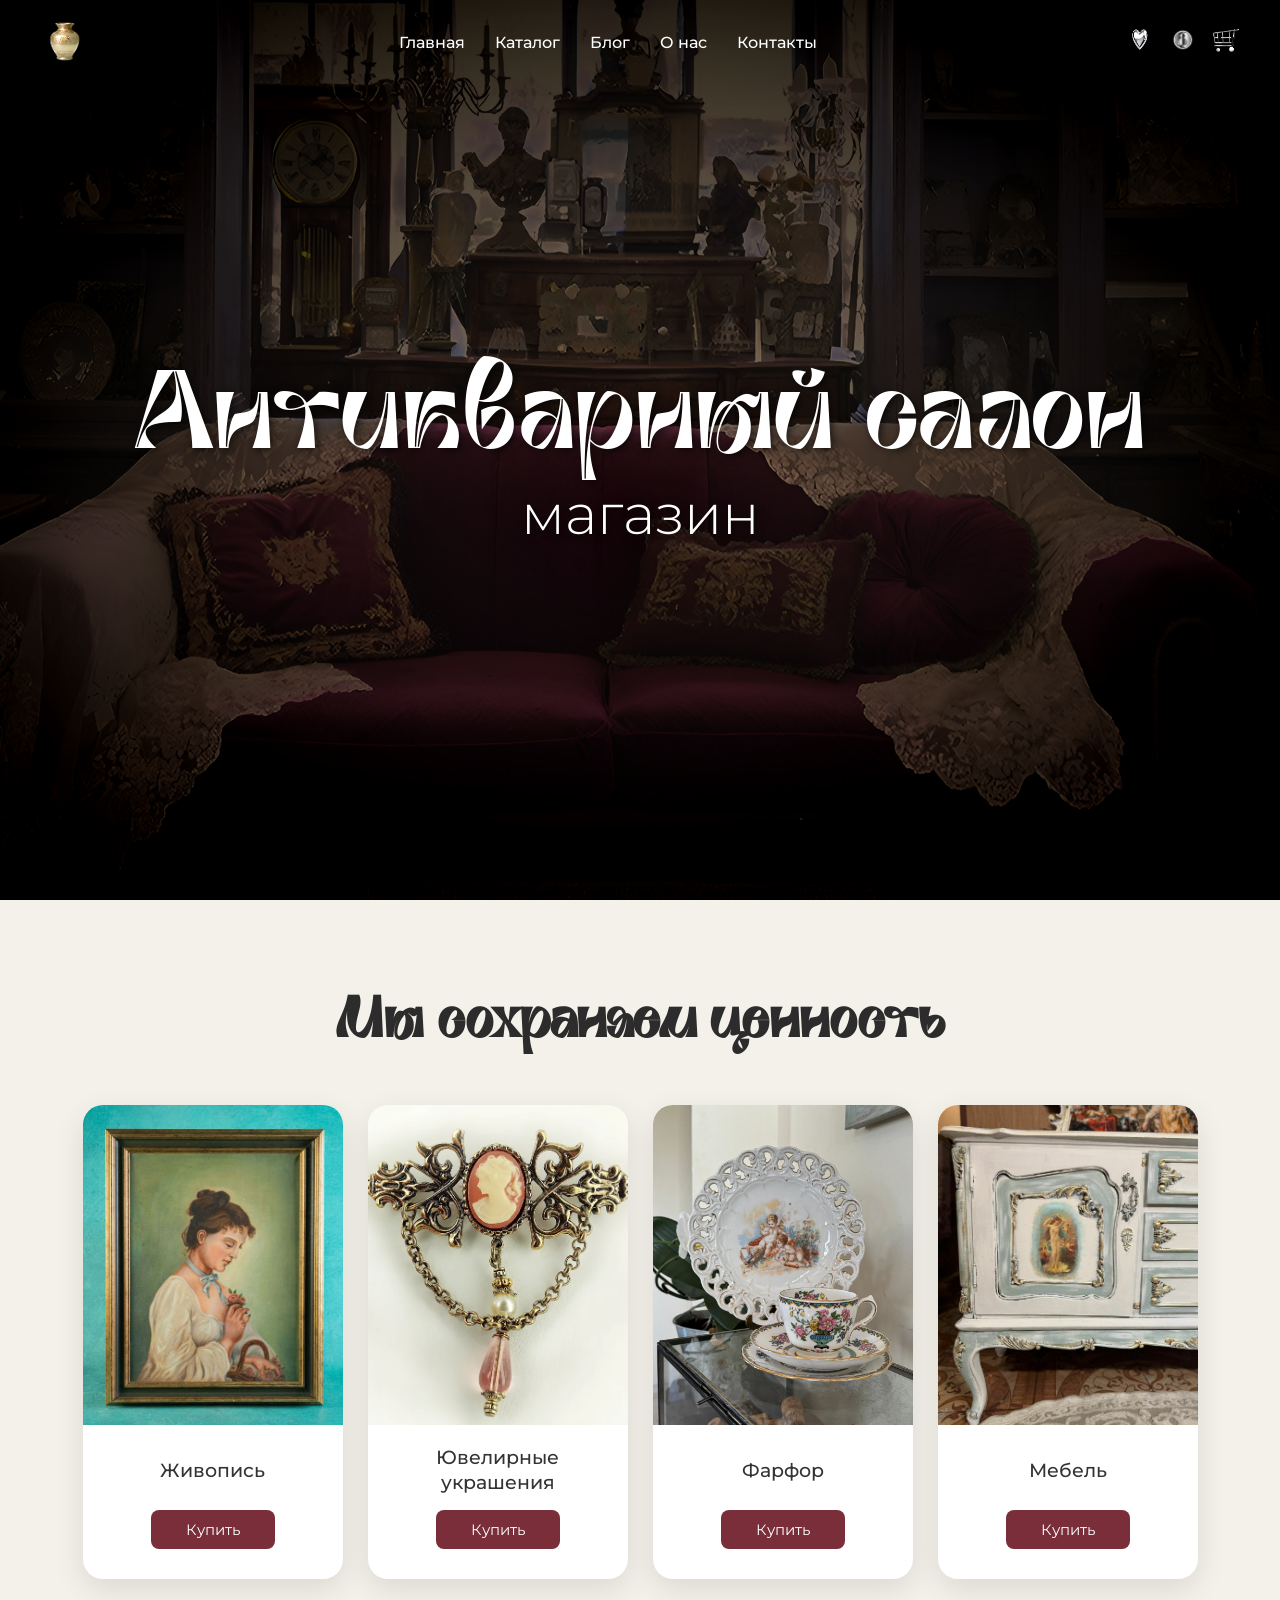
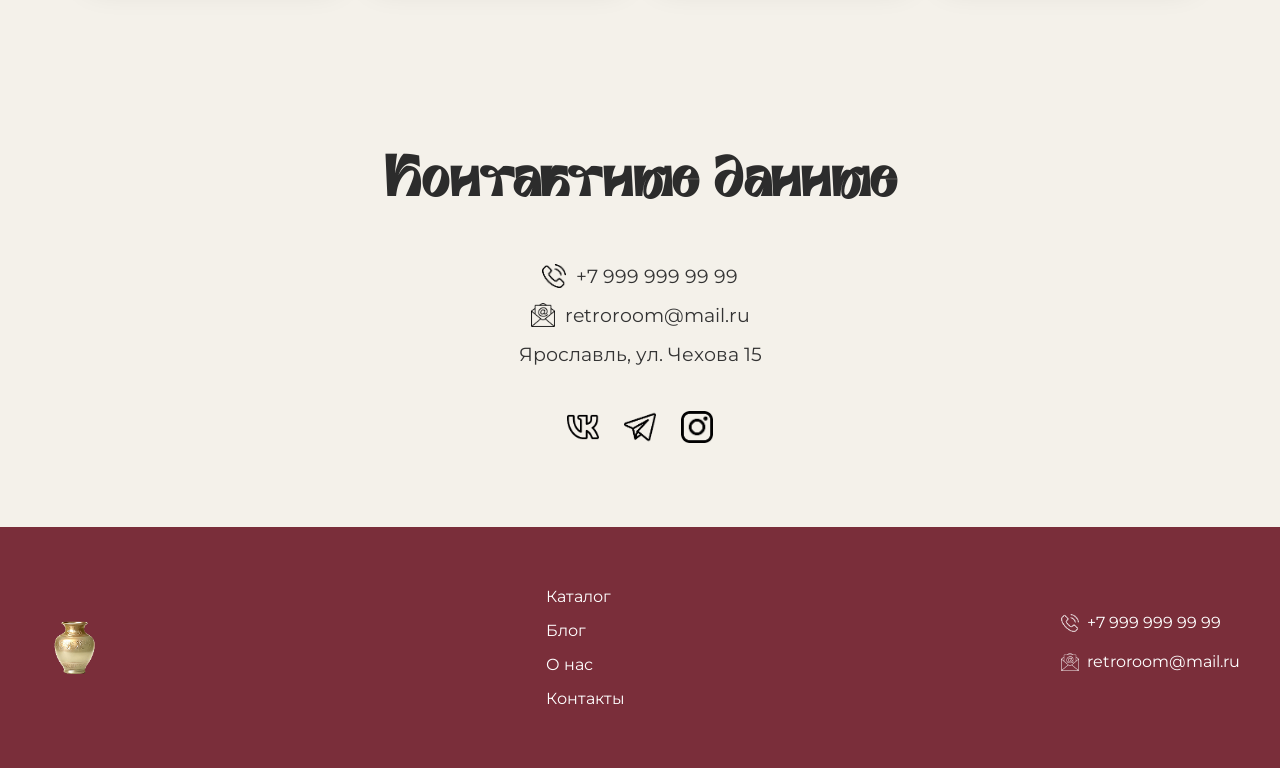
<file: public/index.html>
<!DOCTYPE html>
<html lang="ru">
<head>
    <meta charset="UTF-8">
    <meta name="viewport" content="width=device-width, initial-scale=1.0">
    <link rel="stylesheet" href="css/main.css">
    <title>Антикварный салон</title>
</head>
<body>

    <div class="hero-section">
        <header class="header">
            <a href="#" ><img src="images/vaza.png" alt="Ваза"></a>

            <button class="burger" id="burgerBtn">
                <span></span><span></span><span></span>
            </button>

                <nav class="navigacia">
            <a href="index.html">Главная</a>
            <a href="catalog.html">Каталог</a>
            <a href="blog.html">Блог</a>
            <a href="about.html">О нас</a>
            <a href="contacts.html">Контакты</a>
        </nav> 
        <div class="nav-izbr-korz">
            <a href="favorites.html"><img src="images/serdce.png" alt="Избранное"></a>
            <a href="account.html"><img src="images/kabinet.png" alt="Кабинет"></a>
            <a href="cart.html" class="cart-link">
                <img src="images/korzina.png" alt="Корзина">
                <span class="cart-badge" id="cartBadge">0</span>
            </a>
        </div>
        </header>
        
        <div class="text-one">
            <p class="antikvarnSalon">Антикварный салон</p>
            <p class="magazin">магазин</p>
        </div>
    </div>

    <section class="categories">
    <h2 class="section-title">Мы сохраняем ценность</h2>
    <div class="cards-container">
        <div class="card">
            <div class="card-image" style="background-image: url('images/jivopis.jpg');"></div>
            <div class="card-content">
                <h3>Живопись</h3>
                <a href="catalog.html" class="btn-buy">Купить</a>
            </div>
        </div>
        <div class="card">
            <div class="card-image" style="background-image: url('images/yvelir.png');"></div>
            <div class="card-content">
                <h3>Ювелирные украшения</h3>
                <a href="catalog.html" class="btn-buy">Купить</a>
            </div>
        </div>
        <div class="card">
            <div class="card-image" style="background-image: url('images/farfor.jpg');"></div>
            <div class="card-content">
                <h3>Фарфор</h3>
                <a href="catalog.html" class="btn-buy">Купить</a>
            </div>
        </div>
        <div class="card">
            <div class="card-image" style="background-image: url('images/mebel.jpg');"></div>
            <div class="card-content">
                <h3>Мебель</h3>
                <a href="catalog.html" class="btn-buy">Купить</a>
            </div>
        </div>
    </div>
    </section>


    <section class="contacts">
        <h2 class="section-title">Контактные данные</h2>
        <div class="contacts-info">
            <p class="contact-item"><img src="images/phone.png">+7 999 999 99 99</p>
            <p class="contact-item"><img src="images/email.png">retroroom@mail.ru</p>
            <p class="contact-item address">Ярославль, ул. Чехова 15</p>
            <div class="social-icons">
                <a href="#" class="social-link"><img src="images/vk.png"></a>
                <a href="#" class="social-link"><img src="images/tg.png"></a>
                <a href="#" class="social-link"><img src="images/insta.png"></a>
            </div>
        </div>
    </section>


    <footer class="footer">
        <div class="footer-container">
            <div class="footer-logo">
                <a href="index.html"><img src="images/vaza.png" alt="Ваза"></a>
            </div>
            <div class="footer-links">
                <a href="catalog.html">Каталог</a>
                <a href="blog.html">Блог</a>
                <a href="about.html">О нас</a>
                <a href="contacts.html">Контакты</a>
            </div>
            <div class="footer-contacts">
                <p><img src="images/phone.png" alt="Телефон">+7 999 999 99 99</p>
                <p><img src="images/email.png" alt="Email">retroroom@mail.ru</p>
            </div>
        </div>
    </footer>


    <script src="js/burger.js"></script>
</body>
</html>
</file>
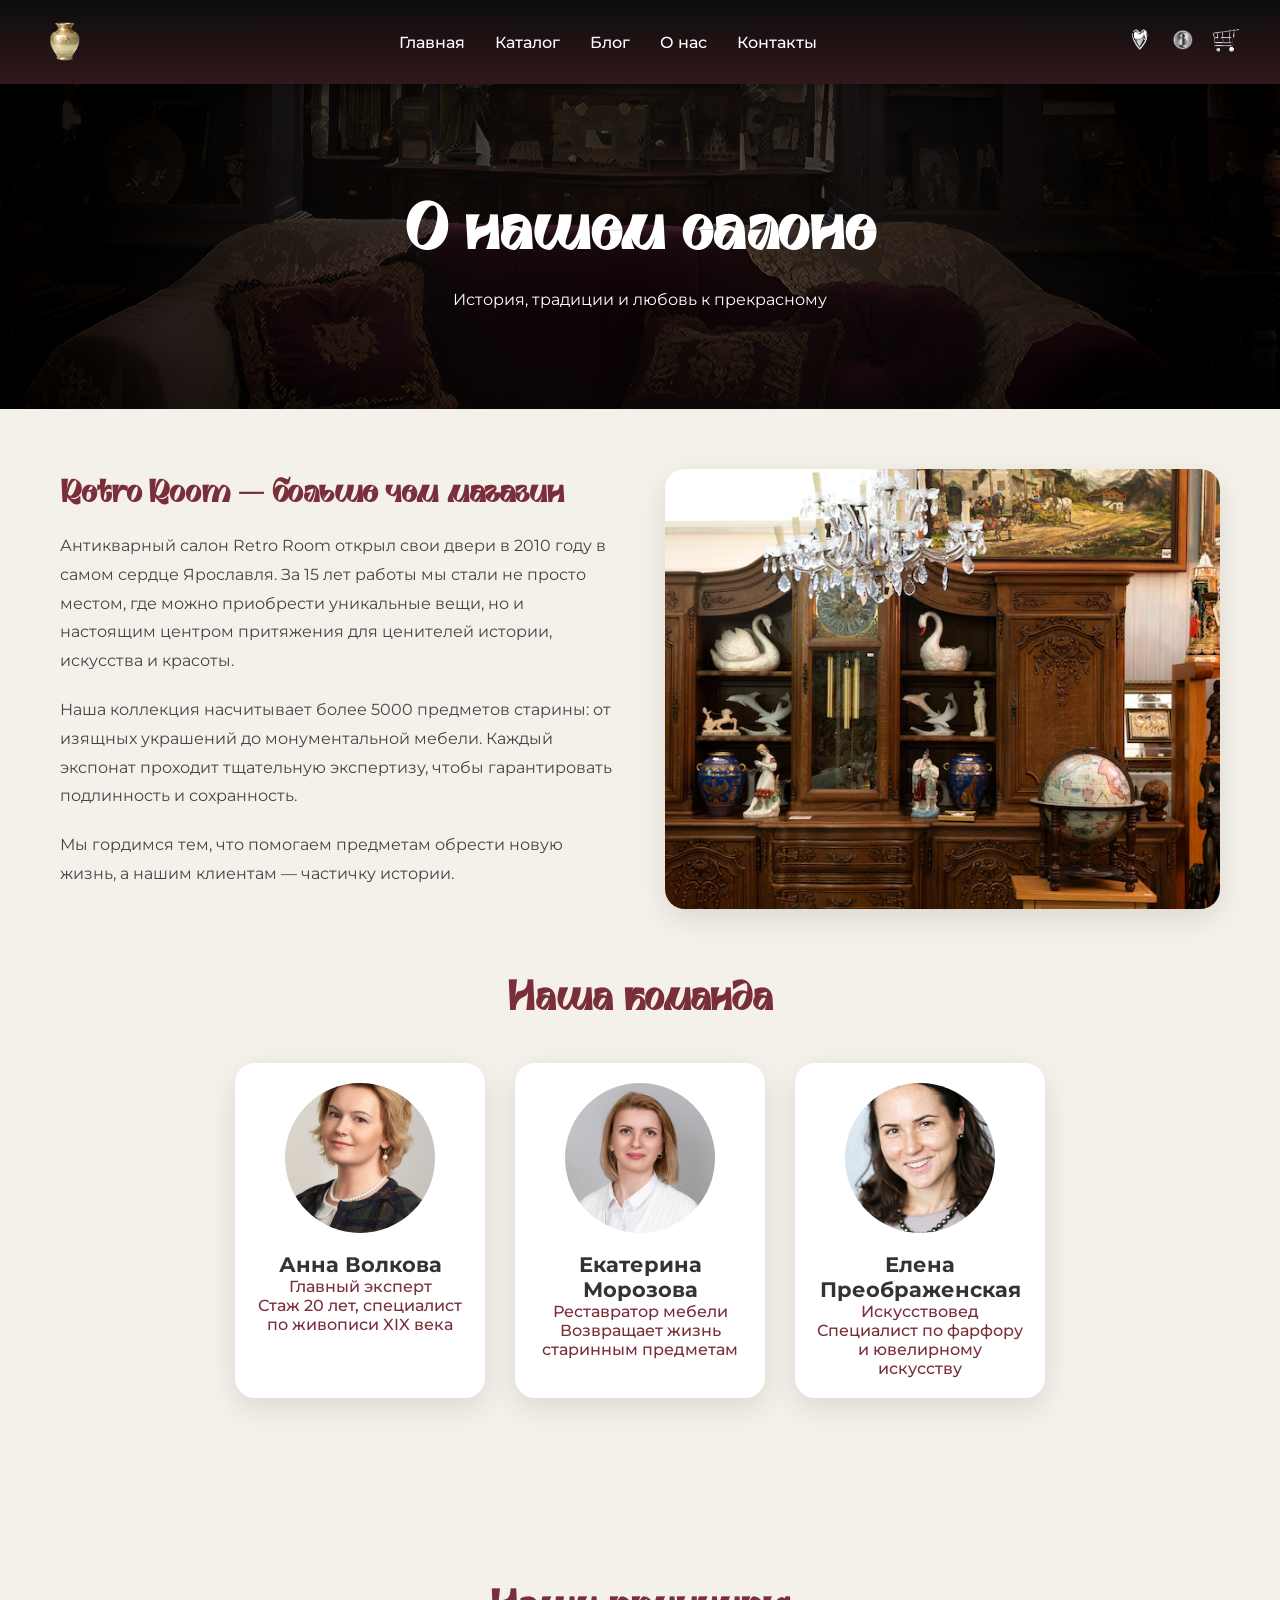
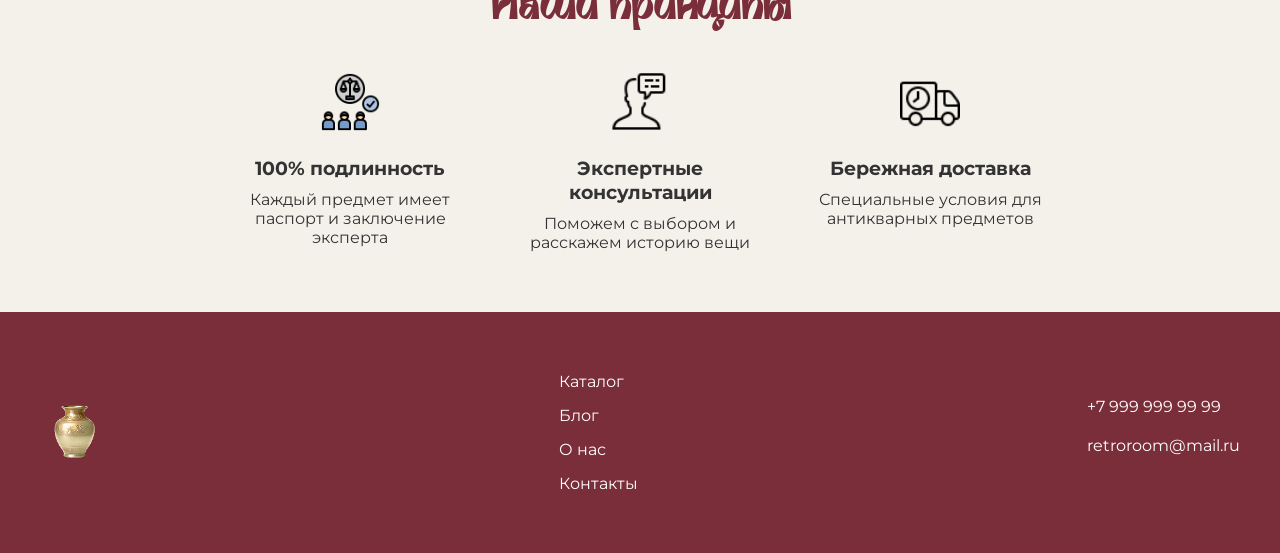
<file: public/about.html>
<!DOCTYPE html>
<html lang="ru">
<head>
    <meta charset="UTF-8">
    <meta name="viewport" content="width=device-width, initial-scale=1.0">
    <title>О нас | Антикварный салон Retro Room</title>
    <link rel="stylesheet" href="css/main.css">
    <style>
        .about-hero {
            background: linear-gradient(rgba(0,0,0,0.6), rgba(0,0,0,0.6)), url('images/about-bg.jpg');
            background-size: cover;
            background-position: center;
            padding: 100px 20px;
            text-align: center;
            color: white;
        }
        .about-hero h1 {
            font-family: 'Ambidexter', serif;
            font-size: 4rem;
            margin-bottom: 20px;
        }
        .about-content {
            max-width: 1200px;
            margin: 0 auto;
            padding: 60px 20px;
        }
        .about-grid {
            display: flex;
            gap: 50px;
            flex-wrap: wrap;
            margin-bottom: 60px;
        }
        .about-text {
            flex: 1;
        }
        .about-text h2 {
            font-family: 'Ambidexter', serif;
            font-size: 2rem;
            color: #7a2e3a;
            margin-bottom: 20px;
        }
        .about-text p {
            line-height: 1.8;
            margin-bottom: 20px;
            color: #444;
        }
        .about-image {
            flex: 1;
            border-radius: 20px;
            overflow: hidden;
            box-shadow: 0 10px 30px rgba(0,0,0,0.1);
        }
        .about-image img {
            width: 100%;
            height: 100%;
            object-fit: cover;
        }
        .team-section {
            text-align: center;
            margin-top: 60px;
        }
        .team-section h2 {
            font-family: 'Ambidexter', serif;
            font-size: 2.5rem;
            color: #7a2e3a;
            margin-bottom: 40px;
        }
        .team-cards {
            display: flex;
            justify-content: center;
            gap: 30px;
            flex-wrap: wrap;
        }
        .team-card {
            background: #fff;
            border-radius: 20px;
            padding: 20px;
            width: 250px;
            box-shadow: 0 10px 30px rgba(0,0,0,0.1);
            transition: transform 0.3s;
        }
        .team-card:hover {
            transform: translateY(-8px);
        }
        .team-card img {
            width: 150px;
            height: 150px;
            border-radius: 50%;
            object-fit: cover;
            margin-bottom: 15px;
        }
        .team-card h3 {
            font-size: 1.3rem;
            color: #333;
        }
        .team-card p {
            color: #7a2e3a;
            font-weight: 500;
        }
        .values {
            background: #f4f1ea;
            padding: 60px 20px;
            margin-top: 60px;
        }
        .values-container {
            max-width: 1200px;
            margin: 0 auto;
            text-align: center;
        }
        .values h2 {
            font-family: 'Ambidexter', serif;
            font-size: 2.5rem;
            color: #7a2e3a;
            margin-bottom: 40px;
        }
        .values-grid {
            display: flex;
            justify-content: center;
            gap: 40px;
            flex-wrap: wrap;
        }
        .value-item {
            width: 250px;
        }
        .value-item img {
            width: 60px;
            margin-bottom: 20px;
        }
        .value-item h3 {
            font-size: 1.2rem;
            margin-bottom: 10px;
        }
    </style>
</head>
<body>
    <header class="header">
        <a href="index.html"><img src="images/vaza.png" alt="Ваза"></a>
        <button class="burger" id="burgerBtn">
            <span></span><span></span><span></span>
        </button>
        <nav class="navigacia">
            <a href="index.html">Главная</a>
            <a href="catalog.html">Каталог</a>
            <a href="blog.html">Блог</a>
            <a href="about.html">О нас</a>
            <a href="contacts.html">Контакты</a>
        </nav> 
        <div class="nav-izbr-korz">
            <a href="favorites.html"><img src="images/serdce.png" alt="Избранное"></a>
            <a href="account.html"><img src="images/kabinet.png" alt="Кабинет"></a>
            <a href="cart.html"><img src="images/korzina.png" alt="Корзина"></a>
        </div>
    </header>

    <div class="about-hero">
        <h1>О нашем салоне</h1>
        <p>История, традиции и любовь к прекрасному</p>
    </div>

    <div class="about-content">
        <div class="about-grid">
            <div class="about-text">
                <h2>Retro Room — больше чем магазин</h2>
                <p>Антикварный салон Retro Room открыл свои двери в 2010 году в самом сердце Ярославля. За 15 лет работы мы стали не просто местом, где можно приобрести уникальные вещи, но и настоящим центром притяжения для ценителей истории, искусства и красоты.</p>
                <p>Наша коллекция насчитывает более 5000 предметов старины: от изящных украшений до монументальной мебели. Каждый экспонат проходит тщательную экспертизу, чтобы гарантировать подлинность и сохранность.</p>
                <p>Мы гордимся тем, что помогаем предметам обрести новую жизнь, а нашим клиентам — частичку истории.</p>
            </div>
            <div class="about-image">
                <img src="images/salon-interior.jpg" alt="Интерьер салона">
            </div>
        </div>

        <div class="team-section">
            <h2>Наша команда</h2>
            <div class="team-cards">
                <div class="team-card">
                    <img src="images/exp1.jpg" alt="Эксперт">
                    <h3>Анна Волкова</h3>
                    <p>Главный эксперт</p>
                    <p>Стаж 20 лет, специалист по живописи XIX века</p>
                </div>
                <div class="team-card">
                    <img src="images/exp2.jpg" alt="Эксперт">
                    <h3>Екатерина Морозова</h3>
                    <p>Реставратор мебели</p>
                    <p>Возвращает жизнь старинным предметам</p>
                </div>
                <div class="team-card">
                    <img src="images/exp3.jpg" alt="Эксперт">
                    <h3>Елена Преображенская</h3>
                    <p>Искусствовед</p>
                    <p>Специалист по фарфору и ювелирному искусству</p>
                </div>
            </div>
        </div>
    </div>

    <div class="values">
        <div class="values-container">
            <h2>Наши принципы</h2>
            <div class="values-grid">
                <div class="value-item">
                    <img src="images/authentic-icon.png" alt="Подлинность">
                    <h3>100% подлинность</h3>
                    <p>Каждый предмет имеет паспорт и заключение эксперта</p>
                </div>
                <div class="value-item">
                    <img src="images/consult-icon.png" alt="Консультации">
                    <h3>Экспертные консультации</h3>
                    <p>Поможем с выбором и расскажем историю вещи</p>
                </div>
                <div class="value-item">
                    <img src="images/delivery-icon.png" alt="Доставка">
                    <h3>Бережная доставка</h3>
                    <p>Специальные условия для антикварных предметов</p>
                </div>
            </div>
        </div>
    </div>

    <footer class="footer">
        <div class="footer-container">
            <div class="footer-logo">
                <a href="index.html"><img src="images/vaza.png" alt="Ваза"></a>
            </div>
            <div class="footer-links">
                <a href="catalog.html">Каталог</a>
                <a href="blog.html">Блог</a>
                <a href="about.html">О нас</a>
                <a href="contacts.html">Контакты</a>
            </div>
            <div class="footer-contacts">
                <p>+7 999 999 99 99</p>
                <p>retroroom@mail.ru</p>
            </div>
        </div>
    </footer>
    <script src="js/burger.js"></script>
</body>
</html>
</file>
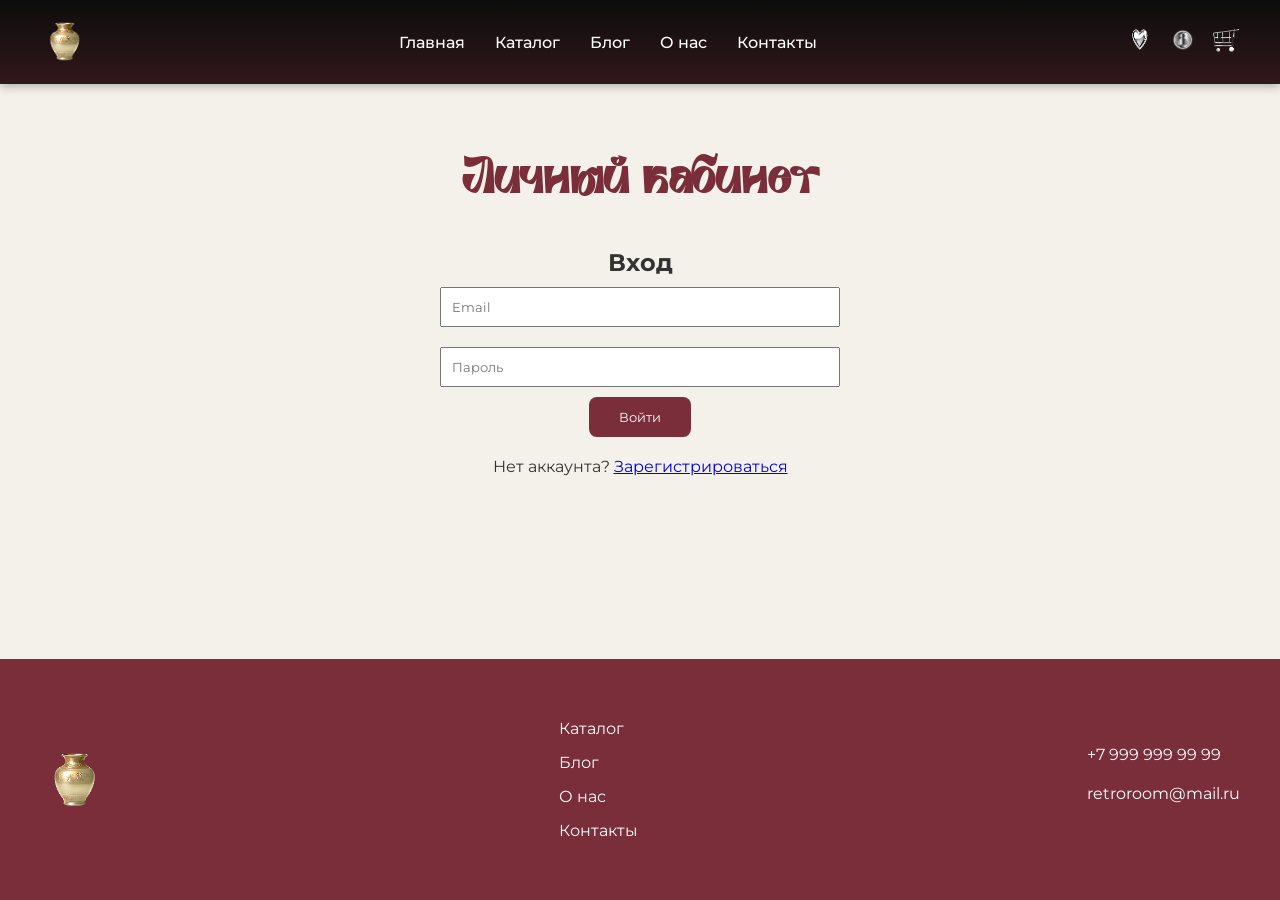
<file: public/account.html>
<!DOCTYPE html>
<html lang="ru">
<head>
    <meta charset="UTF-8">
    <meta name="viewport" content="width=device-width, initial-scale=1.0">
    <title>Личный кабинет | Антикварный салон Retro Room</title>
    <link rel="stylesheet" href="css/main.css">
    <style>
        .account-page { max-width: 1000px; margin: 60px auto; padding: 0 20px; }
        .account-page h1 { font-family: 'Ambidexter', serif; font-size: 3rem; color: #7a2e3a; text-align: center; margin-bottom: 40px; }
        .account-tabs { display: flex; justify-content: center; gap: 20px; margin-bottom: 40px; border-bottom: 2px solid #eee; padding-bottom: 10px; }
        .tab-btn { background: none; border: none; font-size: 1.1rem; padding: 10px 25px; cursor: pointer; font-family: 'Montserrat', sans-serif; transition: all 0.3s; }
        .tab-btn.active { color: #7a2e3a; border-bottom: 3px solid #7a2e3a; font-weight: 600; }
        .tab-content { display: none; background: #f4f1ea; padding: 30px; border-radius: 20px; }
        .tab-content.active { display: block; }
        .profile-form .form-group { margin-bottom: 20px; }
        .profile-form label { display: block; margin-bottom: 8px; font-weight: 500; }
        .profile-form input { width: 100%; padding: 12px; border: 1px solid #ddd; border-radius: 8px; }
        .save-btn { background: #7a2e3a; color: white; padding: 12px 30px; border: none; border-radius: 8px; cursor: pointer; }
        
        /* Стили для списка заказов */
        .order-card {
            background: white;
            padding: 20px;
            margin-bottom: 15px;
            border-radius: 12px;
            box-shadow: 0 2px 10px rgba(0,0,0,0.05);
            border-left: 5px solid #7a2e3a;
        }
        .order-header { display: flex; justify-content: space-between; margin-bottom: 10px; }
        .order-id { font-weight: 700; font-size: 1.1rem; }
        .order-date { color: #666; }
        .order-info { display: flex; gap: 20px; flex-wrap: wrap; color: #444; }
        .order-info span { display: flex; align-items: center; gap: 5px; }
        .order-total { font-size: 1.2rem; font-weight: 700; color: #7a2e3a; margin-top: 15px; }

        .login-form { max-width: 400px; margin: 0 auto; text-align: center; }
        .logout-btn { background: #7a2e3a; color: white; padding: 10px 20px; border: none; border-radius: 8px; cursor: pointer; margin-top: 20px; }
        .loader { text-align: center; padding: 20px; color: #7a2e3a; }
    </style>
</head>
<body>
    <header class="header">
        <a href="index.html"><img src="images/vaza.png" alt="Ваза"></a>
        <button class="burger" id="burgerBtn">
            <span></span><span></span><span></span>
        </button>
        <nav class="navigacia">
            <a href="index.html">Главная</a>
            <a href="catalog.html">Каталог</a>
            <a href="blog.html">Блог</a>
            <a href="about.html">О нас</a>
            <a href="contacts.html">Контакты</a>
        </nav> 
        <div class="nav-izbr-korz">
            <a href="favorites.html"><img src="images/serdce.png" alt="Избранное"></a>
            <a href="account.html"><img src="images/kabinet.png" alt="Кабинет"></a>
            <a href="cart.html"><img src="images/korzina.png" alt="Корзина"></a>
        </div>
    </header>

    <div class="account-page" id="accountPage">
        <!-- Контент загружается через JS -->
    </div>

    <footer class="footer">
        <div class="footer-container">
            <div class="footer-logo"><a href="index.html"><img src="images/vaza.png" alt="Ваза"></a></div>
            <div class="footer-links">
                <a href="catalog.html">Каталог</a>
                <a href="blog.html">Блог</a>
                <a href="about.html">О нас</a>
                <a href="contacts.html">Контакты</a>
            </div>
            <div class="footer-contacts">
                <p>+7 999 999 99 99</p>
                <p>retroroom@mail.ru</p>
            </div>
        </div>
    </footer>

    <script>
        let currentUser = JSON.parse(localStorage.getItem('currentUser')) || null;

        // Инициализация при загрузке
        document.addEventListener('DOMContentLoaded', renderAccount);

        function renderAccount() {
            const container = document.getElementById('accountPage');
            
            if (!currentUser) {
                // Если не вошли в аккаунт
                container.innerHTML = `
                    <h1>Личный кабинет</h1>
                    <div class="login-form">
                        <h2>Вход</h2>
                        <input type="email" id="loginEmail" placeholder="Email" style="width:100%; padding:10px; margin:10px 0;">
                        <input type="password" id="loginPassword" placeholder="Пароль" style="width:100%; padding:10px; margin:10px 0;">
                        <button id="loginBtn" class="save-btn">Войти</button>
                        <p style="margin-top:20px">Нет аккаунта? <a href="#" id="showRegister">Зарегистрироваться</a></p>
                        <div id="loginMessage" style="margin-top:10px; color:red;"></div>
                    </div>
                `;
                document.getElementById('loginBtn').addEventListener('click', login);
                document.getElementById('showRegister').addEventListener('click', showRegister);
            } else {
                // Если вошли
                container.innerHTML = `
                    <h1>Личный кабинет</h1>
                    <div class="account-tabs">
                        <button class="tab-btn active" data-tab="profile">Профиль</button>
                        <button class="tab-btn" data-tab="orders">Мои заказы</button>
                    </div>
                    <div id="profileTab" class="tab-content active">
                        <form class="profile-form" id="profileForm">
                            <div class="form-group">
                                <label>Имя</label>
                                <input type="text" id="profileName" value="${currentUser.name || ''}">
                            </div>
                            <div class="form-group">
                                <label>Email</label>
                                <input type="email" id="profileEmail" value="${currentUser.email}" readonly>
                            </div>
                            <div class="form-group">
                                <label>Телефон</label>
                                <input type="tel" id="profilePhone" value="${currentUser.phone || ''}">
                            </div>
                            <button type="submit" class="save-btn">Сохранить изменения</button>
                        </form>
                        <button id="logoutBtn" class="logout-btn">Выйти</button>
                    </div>
                    <div id="ordersTab" class="tab-content">
                        <div id="ordersList"></div>
                    </div>
                `;

                // Обработчики кнопок
                document.querySelectorAll('.tab-btn').forEach(btn => {
                    btn.addEventListener('click', switchTab);
                });
                document.getElementById('profileForm').addEventListener('submit', saveProfile);
                document.getElementById('logoutBtn').addEventListener('click', logout);
                
                // Загружаем заказы с сервера
                loadOrdersFromServer();
            }
        }

        function switchTab(e) {
            document.querySelectorAll('.tab-btn').forEach(b => b.classList.remove('active'));
            e.target.classList.add('active');
            document.querySelectorAll('.tab-content').forEach(tab => tab.classList.remove('active'));
            document.getElementById(e.target.dataset.tab + 'Tab').classList.add('active');
        }

        function login() {
            const email = document.getElementById('loginEmail').value;
            const password = document.getElementById('loginPassword').value;
            const users = JSON.parse(localStorage.getItem('users')) || [];
            const user = users.find(u => u.email === email && u.password === password);
            
            if (user) {
                currentUser = user;
                localStorage.setItem('currentUser', JSON.stringify(currentUser));
                renderAccount();
            } else {
                document.getElementById('loginMessage').innerText = 'Неверный email или пароль';
            }
        }

        function showRegister() {
            const container = document.getElementById('accountPage');
            container.innerHTML = `
                <h1>Регистрация</h1>
                <div class="login-form">
                    <input type="text" id="regName" placeholder="Имя" style="width:100%; padding:10px; margin:10px 0;">
                    <input type="email" id="regEmail" placeholder="Email" style="width:100%; padding:10px; margin:10px 0;">
                    <input type="tel" id="regPhone" placeholder="Телефон" style="width:100%; padding:10px; margin:10px 0;">
                    <input type="password" id="regPassword" placeholder="Пароль" style="width:100%; padding:10px; margin:10px 0;">
                    <button id="registerBtn" class="save-btn">Зарегистрироваться</button>
                    <p style="margin-top:20px">Уже есть аккаунт? <a href="#" id="showLogin">Войти</a></p>
                </div>
            `;
            document.getElementById('registerBtn').addEventListener('click', register);
            document.getElementById('showLogin').addEventListener('click', renderAccount);
        }

        function register() {
            const name = document.getElementById('regName').value;
            const email = document.getElementById('regEmail').value;
            const phone = document.getElementById('regPhone').value;
            const password = document.getElementById('regPassword').value;
            
            if (!name || !email || !password) { alert('Заполните все поля'); return; }
            
            let users = JSON.parse(localStorage.getItem('users')) || [];
            if (users.find(u => u.email === email)) { alert('Email уже занят'); return; }
            
            const newUser = { id: Date.now(), name, email, phone, password };
            users.push(newUser);
            localStorage.setItem('users', JSON.stringify(users));
            currentUser = newUser;
            localStorage.setItem('currentUser', JSON.stringify(currentUser));
            renderAccount();
        }

        function saveProfile(e) {
            e.preventDefault();
            currentUser.name = document.getElementById('profileName').value;
            currentUser.phone = document.getElementById('profilePhone').value;
            
            let users = JSON.parse(localStorage.getItem('users')) || [];
            const index = users.findIndex(u => u.email === currentUser.email); // Ищем по email
            if (index !== -1) {
                users[index] = currentUser;
                localStorage.setItem('users', JSON.stringify(users));
                localStorage.setItem('currentUser', JSON.stringify(currentUser));
            }
            alert('Профиль обновлён');
        }

        function logout() {
            localStorage.removeItem('currentUser');
            currentUser = null;
            renderAccount();
        }

        //  Загрузка заказов с сервера (PHP)
        function loadOrdersFromServer() {
            const ordersList = document.getElementById('ordersList');
            if (!currentUser || !currentUser.email) return;

            ordersList.innerHTML = '<div class="loader">Загрузка заказов...</div>';

            // Делаем запрос к PHP
            fetch(`php/get_orders.php?email=${encodeURIComponent(currentUser.email)}`)
                .then(res => res.json())
                .then(data => {
                    ordersList.innerHTML = '';
                    if (!data || data.length === 0) {
                        ordersList.innerHTML = '<p>У вас пока нет заказов.</p>';
                        return;
                    }

                    // Рисуем карточки заказов
                    data.forEach(order => {
                        const date = new Date(order.created_at).toLocaleDateString('ru-RU');
                        const total = parseFloat(order.total_amount).toLocaleString('ru-RU');
                        
                        // Парсим товары из JSON, если нужно показать детали
                        let itemsText = 'Подробнее в корзине';
                        try {
                            const items = JSON.parse(order.items_json);
                            itemsText = Object.values(items).map(item => item.title).join(', ');
                        } catch(e) {}

                        const div = document.createElement('div');
                        div.className = 'order-card';
                        div.innerHTML = `
                            <div class="order-header">
                                <span class="order-id">Заказ #${order.id}</span>
                                <span class="order-date">${date}</span>
                            </div>
                            <div class="order-info">
                                <span>📦 ${order.delivery_method === 'pickup' ? 'Самовывоз' : 'Доставка'}</span>
                                <span>👤 ${order.customer_name}</span>
                            </div>
                            <div style="margin-top:10px; font-size:0.9rem; color:#666;">Товары: ${itemsText}</div>
                            <div class="order-total">Итого: ${total} ₽</div>
                        `;
                        ordersList.appendChild(div);
                    });
                })
                .catch(err => {
                    console.error(err);
                    ordersList.innerHTML = '<p>Не удалось загрузить заказы.</p>';
                });
        }
    </script>

    <script src="js/burger.js"></script>
</body>
</html>
</file>
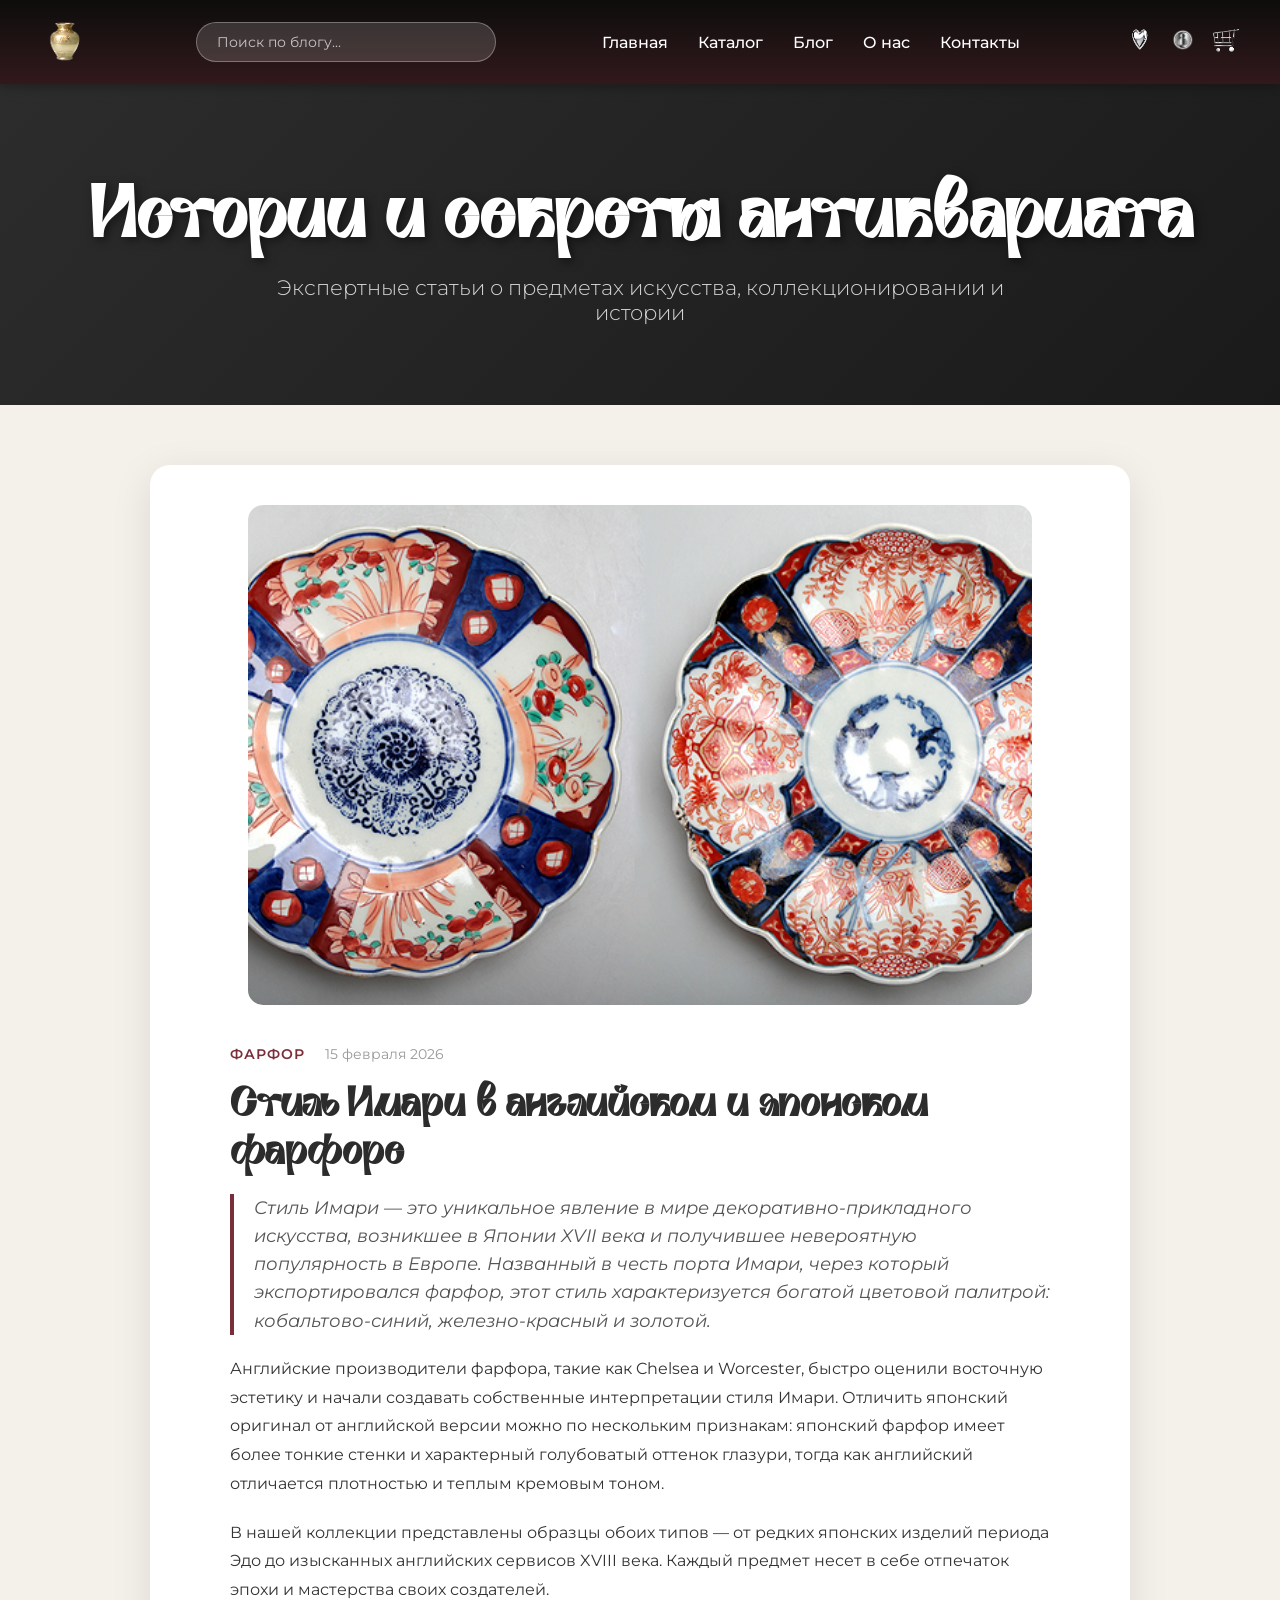
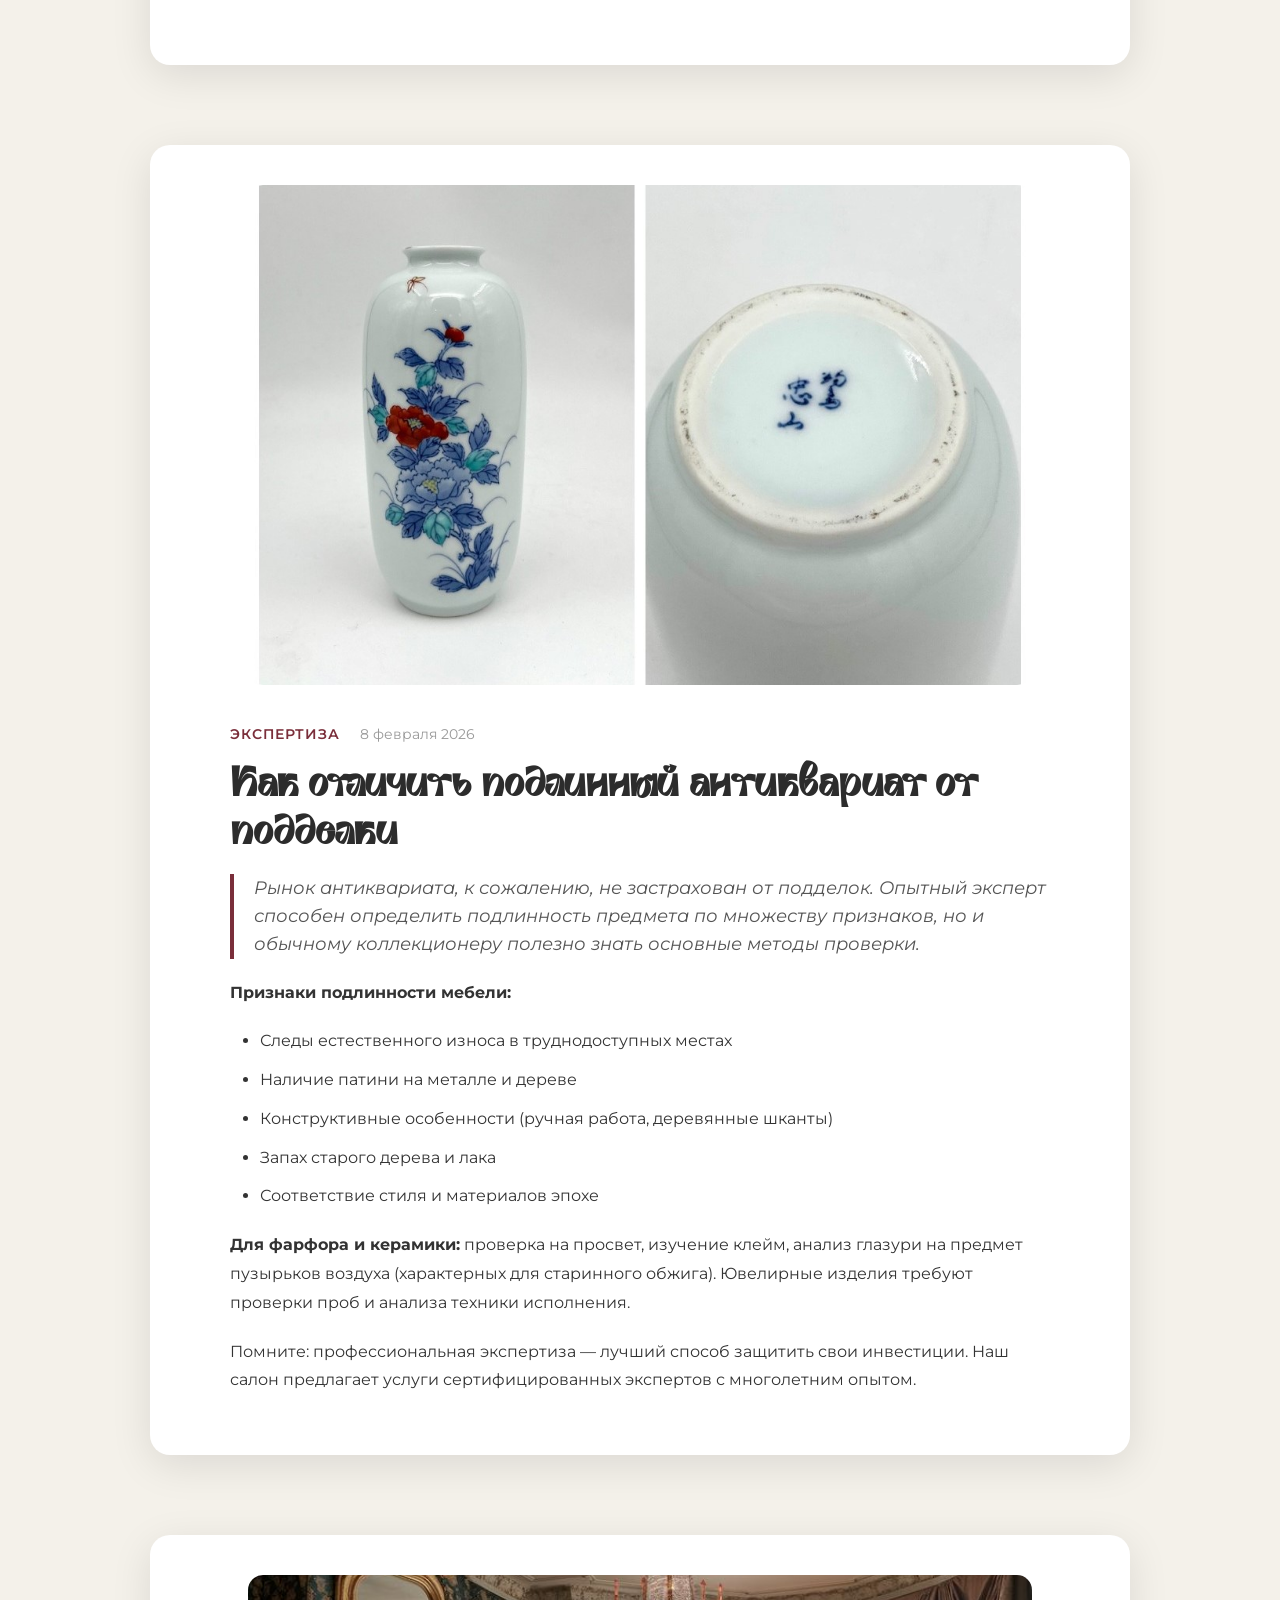
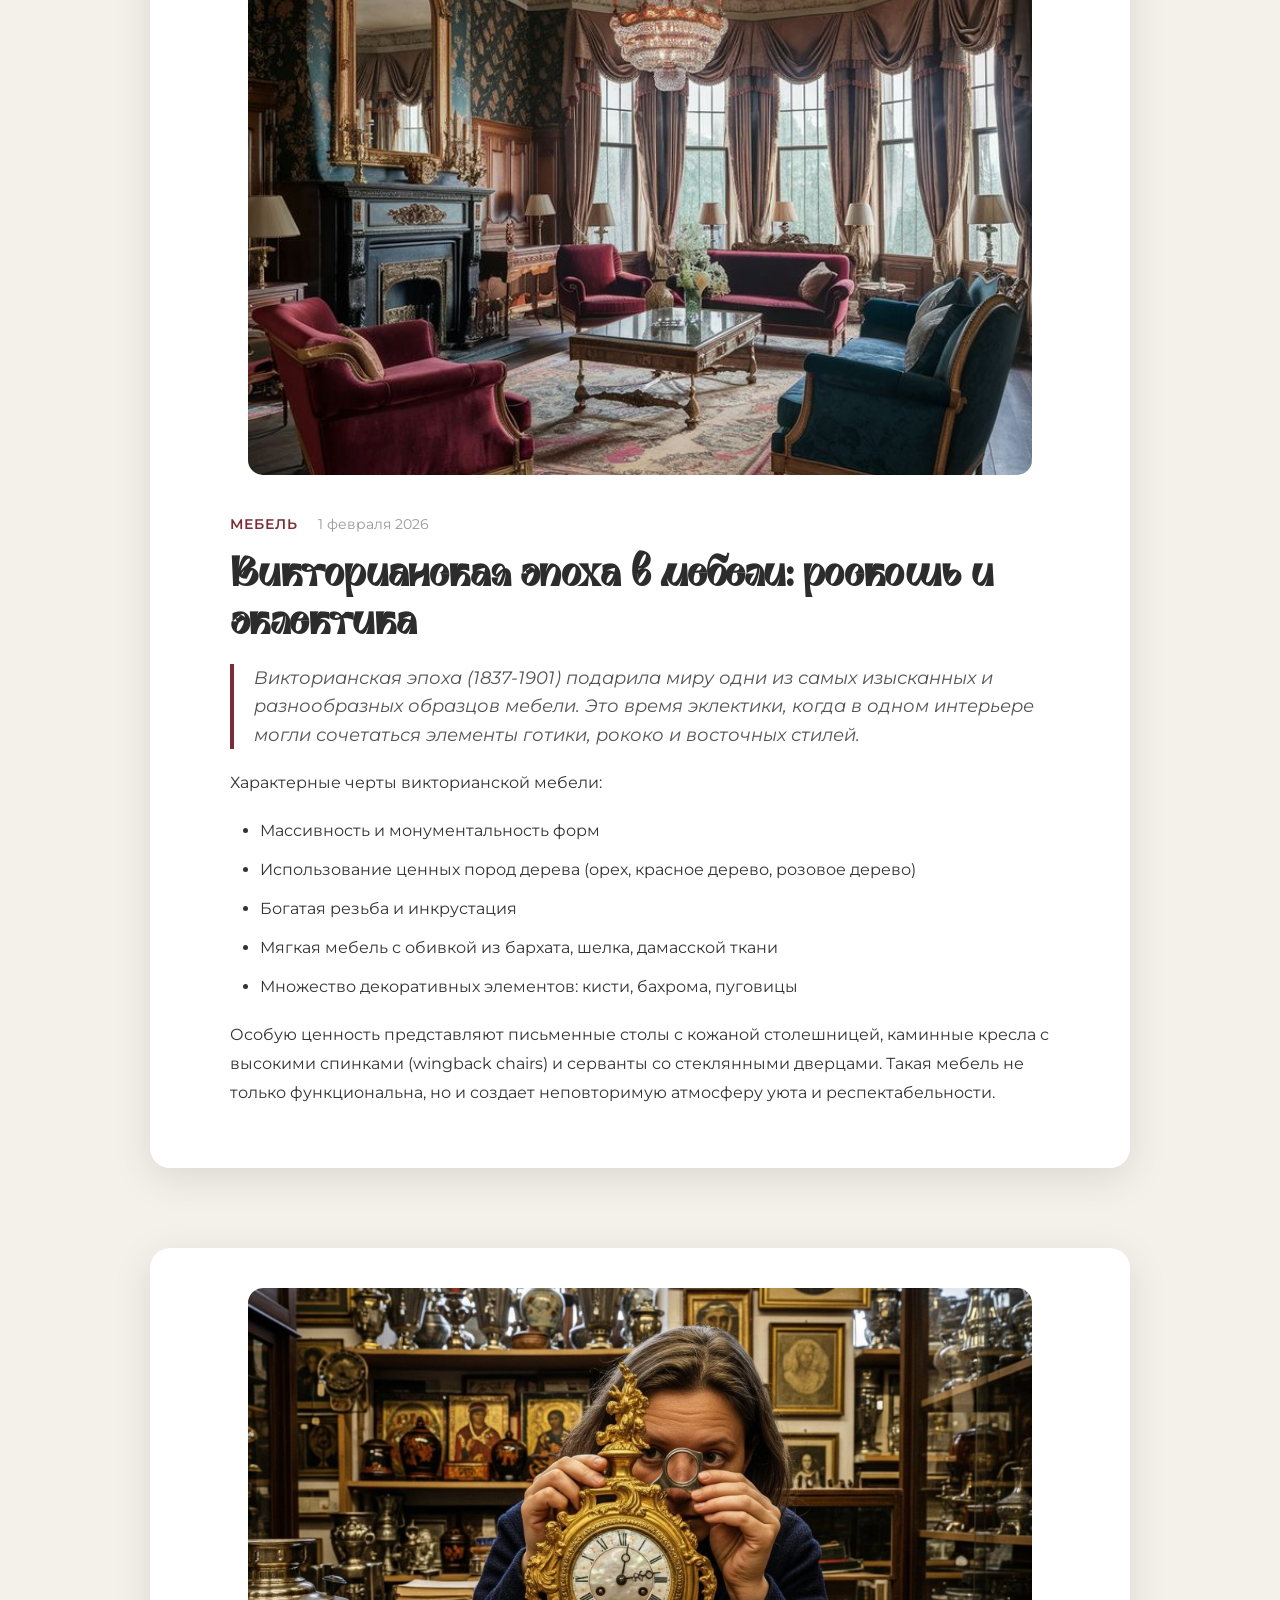
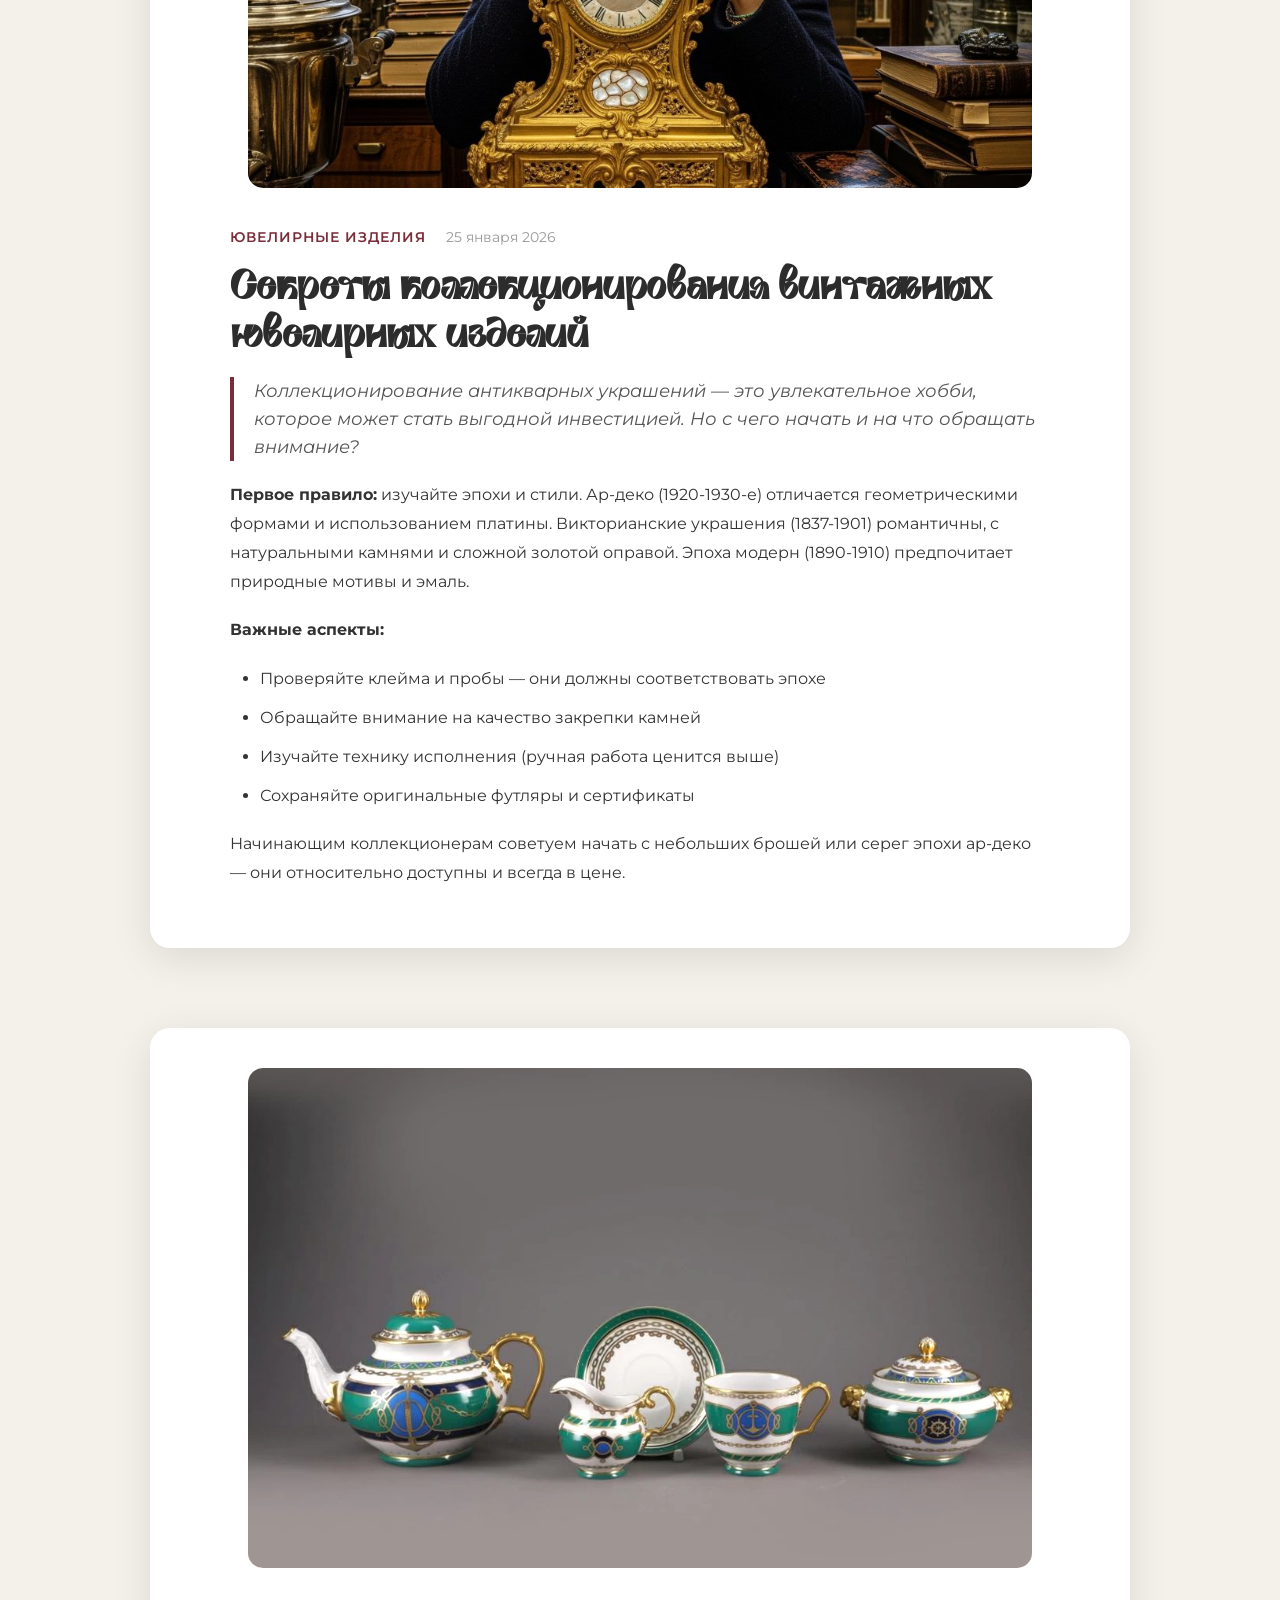
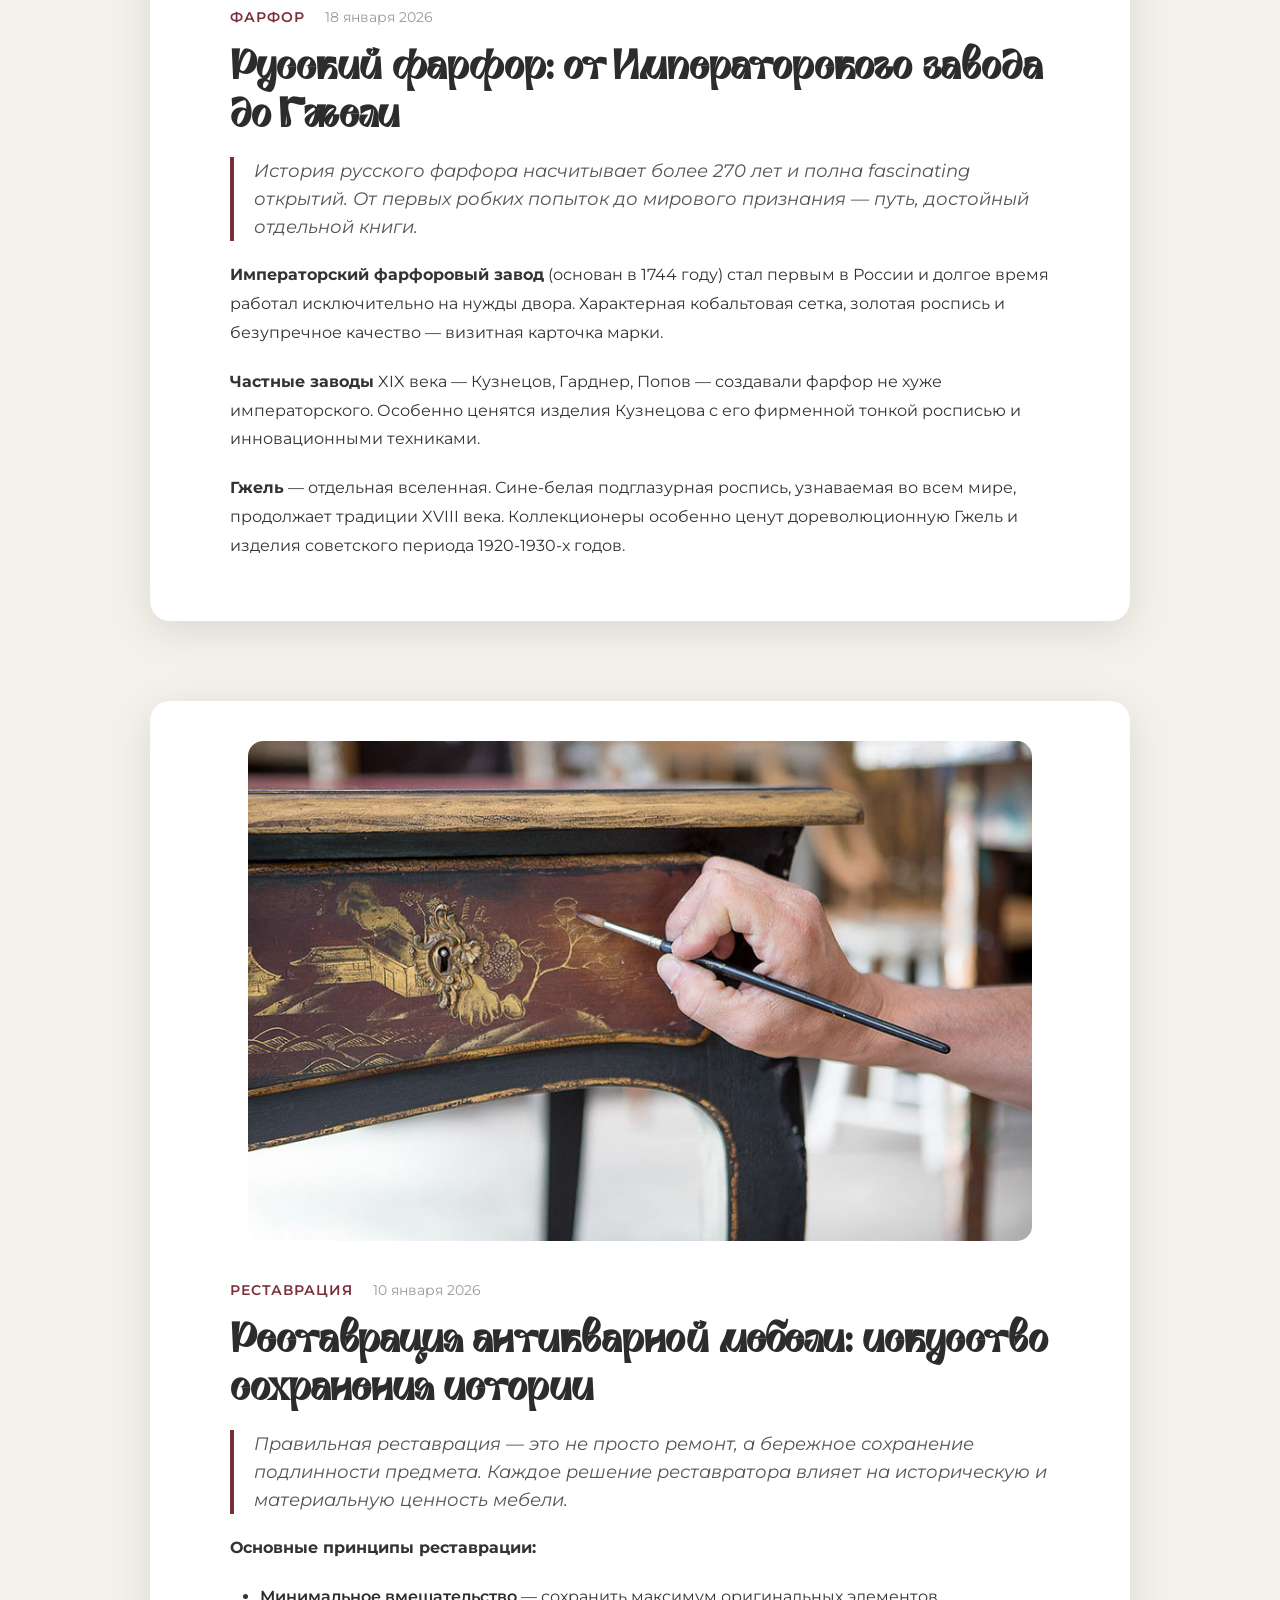
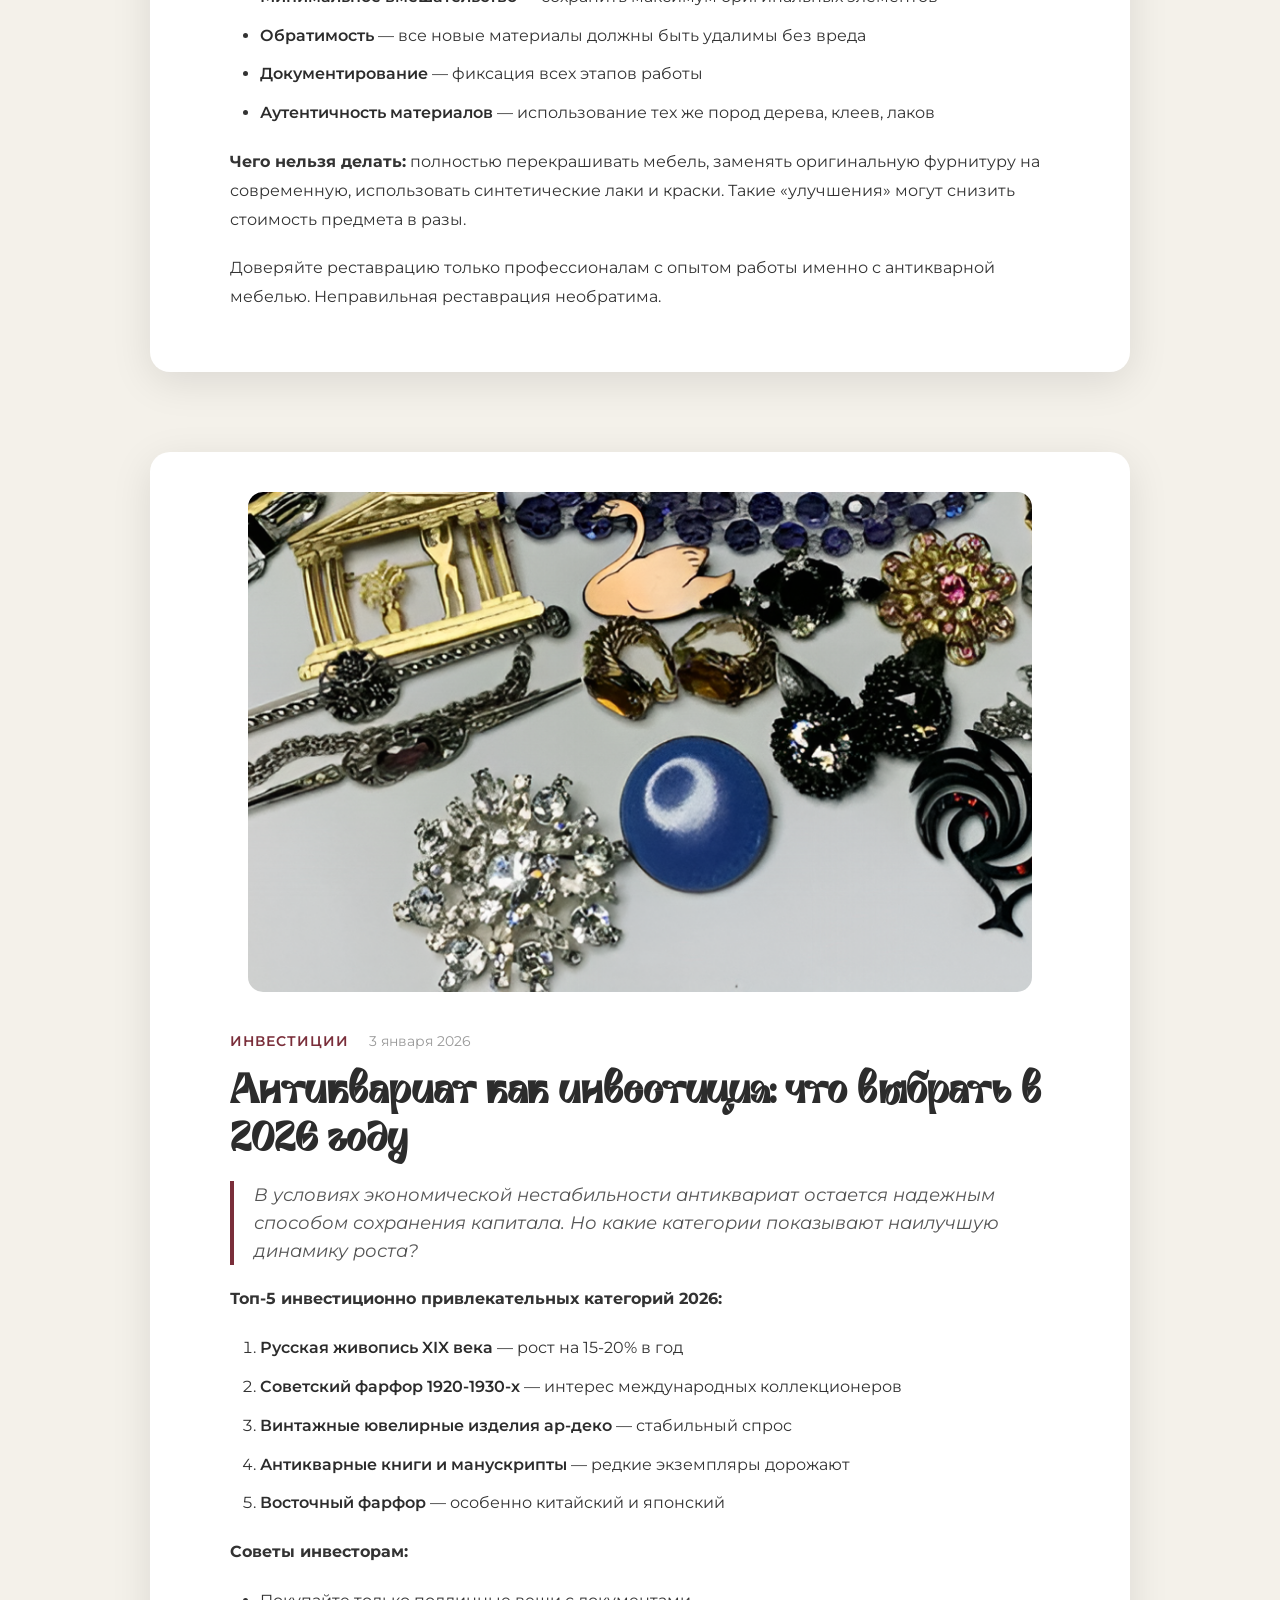
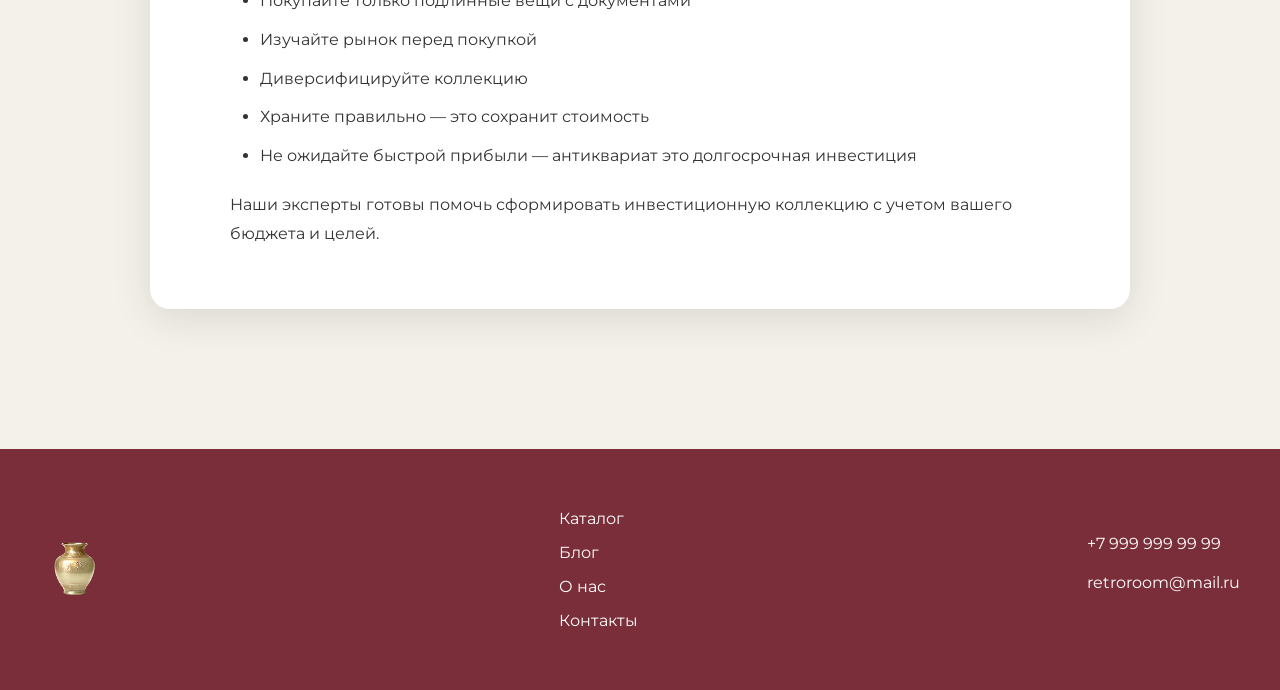
<file: public/blog.html>
<!DOCTYPE html>
<html lang="ru">
<head>
    <meta charset="UTF-8">
    <meta name="viewport" content="width=device-width, initial-scale=1.0">
    <link rel="stylesheet" href="css/main.css">
    <link rel="stylesheet" href="css/blog.css">
    <title>Блог - Антикварный салон Retro Room</title>
</head>
<body>

    <header class="header header-catalog">
        <a href="index.html"><img src="images/vaza.png" alt="Ваза" class="vaza"></a>
        <button class="burger" id="burgerBtn">
            <span></span><span></span><span></span>
        </button>
        <input class="search" type="search" placeholder="Поиск по блогу..." id="blogSearch">
        <nav class="navigacia">
            <a href="index.html">Главная</a>
            <a href="catalog.html">Каталог</a>
            <a href="blog.html" class="active">Блог</a>
            <a href="about.html">О нас</a>
            <a href="contacts.html">Контакты</a>
        </nav> 
        <div class="nav-izbr-korz">
            <a href="favorites.html"><img src="images/serdce.png" alt="Избранное"></a>
            <a href="account.html"><img src="images/kabinet.png" alt="Кабинет"></a>
            <a href="cart.html"><img src="images/korzina.png" alt="Корзина"></a>
        </div>
    </header>

    <div class="blog-hero">
        <h1 class="blog-title">Истории и секреты антиквариата</h1>
        <p class="blog-subtitle">Экспертные статьи о предметах искусства, коллекционировании и истории</p>
    </div>

    <main class="blog-container">
        
        <article class="blog-article">
            <div class="article-image-wrapper">
                <img src="imagesblog/imari.jpg" alt="Стиль Имари" class="article-image">
            </div>
            <div class="article-content">
                <div class="article-meta">
                    <span class="article-category">Фарфор</span>
                    <span class="article-date">15 февраля 2026</span>
                </div>
                <h2 class="article-title">Стиль Имари в английском и японском фарфоре</h2>
                <p class="article-excerpt">
                    Стиль Имари — это уникальное явление в мире декоративно-прикладного искусства, 
                    возникшее в Японии XVII века и получившее невероятную популярность в Европе. 
                    Названный в честь порта Имари, через который экспортировался фарфор, этот стиль 
                    характеризуется богатой цветовой палитрой: кобальтово-синий, железно-красный и золотой.
                </p>
                <p class="article-text">
                    Английские производители фарфора, такие как Chelsea и Worcester, быстро оценили 
                    восточную эстетику и начали создавать собственные интерпретации стиля Имари. 
                    Отличить японский оригинал от английской версии можно по нескольким признакам: 
                    японский фарфор имеет более тонкие стенки и характерный голубоватый оттенок глазури, 
                    тогда как английский отличается плотностью и теплым кремовым тоном.
                </p>
                <p class="article-text">
                    В нашей коллекции представлены образцы обоих типов — от редких японских изделий 
                    периода Эдо до изысканных английских сервисов XVIII века. Каждый предмет несет 
                    в себе отпечаток эпохи и мастерства своих создателей.
                </p>
            </div>
        </article>

        <article class="blog-article">
            <div class="article-image-wrapper">
                <img src="imagesblog/poddelki.jpg" alt="Подлинность антиквариата" class="article-image">
            </div>
            <div class="article-content">
                <div class="article-meta">
                    <span class="article-category">Экспертиза</span>
                    <span class="article-date">8 февраля 2026</span>
                </div>
                <h2 class="article-title">Как отличить подлинный антиквариат от подделки</h2>
                <p class="article-excerpt">
                    Рынок антиквариата, к сожалению, не застрахован от подделок. Опытный эксперт 
                    способен определить подлинность предмета по множеству признаков, но и обычному 
                    коллекционеру полезно знать основные методы проверки.
                </p>
                <p class="article-text">
                    <strong>Признаки подлинности мебели:</strong>
                </p>
                <ul class="article-list">
                    <li>Следы естественного износа в труднодоступных местах</li>
                    <li>Наличие патини на металле и дереве</li>
                    <li>Конструктивные особенности (ручная работа, деревянные шканты)</li>
                    <li>Запах старого дерева и лака</li>
                    <li>Соответствие стиля и материалов эпохе</li>
                </ul>
                <p class="article-text">
                    <strong>Для фарфора и керамики:</strong> проверка на просвет, изучение клейм, 
                    анализ глазури на предмет пузырьков воздуха (характерных для старинного обжига). 
                    Ювелирные изделия требуют проверки проб и анализа техники исполнения.
                </p>
                <p class="article-text">
                    Помните: профессиональная экспертиза — лучший способ защитить свои инвестиции. 
                    Наш салон предлагает услуги сертифицированных экспертов с многолетним опытом.
                </p>
            </div>
        </article>

        <article class="blog-article">
            <div class="article-image-wrapper">
                <img src="imagesblog/viktorianskya.jpg" alt="Викторианская мебель" class="article-image">
            </div>
            <div class="article-content">
                <div class="article-meta">
                    <span class="article-category">Мебель</span>
                    <span class="article-date">1 февраля 2026</span>
                </div>
                <h2 class="article-title">Викторианская эпоха в мебели: роскошь и эклектика</h2>
                <p class="article-excerpt">
                    Викторианская эпоха (1837-1901) подарила миру одни из самых изысканных и 
                    разнообразных образцов мебели. Это время эклектики, когда в одном интерьере 
                    могли сочетаться элементы готики, рококо и восточных стилей.
                </p>
                <p class="article-text">
                    Характерные черты викторианской мебели:
                </p>
                <ul class="article-list">
                    <li>Массивность и монументальность форм</li>
                    <li>Использование ценных пород дерева (орех, красное дерево, розовое дерево)</li>
                    <li>Богатая резьба и инкрустация</li>
                    <li>Мягкая мебель с обивкой из бархата, шелка, дамасской ткани</li>
                    <li>Множество декоративных элементов: кисти, бахрома, пуговицы</li>
                </ul>
                <p class="article-text">
                    Особую ценность представляют письменные столы с кожаной столешницей, 
                    каминные кресла с высокими спинками (wingback chairs) и серванты со 
                    стеклянными дверцами. Такая мебель не только функциональна, но и создает 
                    неповторимую атмосферу уюта и респектабельности.
                </p>
            </div>
        </article>

        <article class="blog-article">
            <div class="article-image-wrapper">
                <img src="imagesblog/vibor.jpg" alt="Ювелирные изделия" class="article-image">
            </div>
            <div class="article-content">
                <div class="article-meta">
                    <span class="article-category">Ювелирные изделия</span>
                    <span class="article-date">25 января 2026</span>
                </div>
                <h2 class="article-title">Секреты коллекционирования винтажных ювелирных изделий</h2>
                <p class="article-excerpt">
                    Коллекционирование антикварных украшений — это увлекательное хобби, которое 
                    может стать выгодной инвестицией. Но с чего начать и на что обращать внимание?
                </p>
                <p class="article-text">
                    <strong>Первое правило:</strong> изучайте эпохи и стили. Ар-деко (1920-1930-е) 
                    отличается геометрическими формами и использованием платины. Викторианские 
                    украшения (1837-1901) романтичны, с натуральными камнями и сложной золотой 
                    оправой. Эпоха модерн (1890-1910) предпочитает природные мотивы и эмаль.
                </p>
                <p class="article-text">
                    <strong>Важные аспекты:</strong>
                </p>
                <ul class="article-list">
                    <li>Проверяйте клейма и пробы — они должны соответствовать эпохе</li>
                    <li>Обращайте внимание на качество закрепки камней</li>
                    <li>Изучайте технику исполнения (ручная работа ценится выше)</li>
                    <li>Сохраняйте оригинальные футляры и сертификаты</li>
                </ul>
                <p class="article-text">
                    Начинающим коллекционерам советуем начать с небольших брошей или серег 
                    эпохи ар-деко — они относительно доступны и всегда в цене.
                </p>
            </div>
        </article>

        <article class="blog-article">
            <div class="article-image-wrapper">
                <img src="imagesblog/russian.png" alt="Русский фарфор" class="article-image">
            </div>
            <div class="article-content">
                <div class="article-meta">
                    <span class="article-category">Фарфор</span>
                    <span class="article-date">18 января 2026</span>
                </div>
                <h2 class="article-title">Русский фарфор: от Императорского завода до Гжели</h2>
                <p class="article-excerpt">
                    История русского фарфора насчитывает более 270 лет и полна fascinating 
                    открытий. От первых робких попыток до мирового признания — путь, достойный 
                    отдельной книги.
                </p>
                <p class="article-text">
                    <strong>Императорский фарфоровый завод</strong> (основан в 1744 году) стал 
                    первым в России и долгое время работал исключительно на нужды двора. 
                    Характерная кобальтовая сетка, золотая роспись и безупречное качество — 
                    визитная карточка марки.
                </p>
                <p class="article-text">
                    <strong>Частные заводы</strong> XIX века — Кузнецов, Гарднер, Попов — 
                    создавали фарфор не хуже императорского. Особенно ценятся изделия Кузнецова 
                    с его фирменной тонкой росписью и инновационными техниками.
                </p>
                <p class="article-text">
                    <strong>Гжель</strong> — отдельная вселенная. Сине-белая подглазурная 
                    роспись, узнаваемая во всем мире, продолжает традиции XVIII века. 
                    Коллекционеры особенно ценут дореволюционную Гжель и изделия советского 
                    периода 1920-1930-х годов.
                </p>
            </div>
        </article>

        <article class="blog-article">
            <div class="article-image-wrapper">
                <img src="imagesblog/restavracia.jpg" alt="Реставрация мебели" class="article-image">
            </div>
            <div class="article-content">
                <div class="article-meta">
                    <span class="article-category">Реставрация</span>
                    <span class="article-date">10 января 2026</span>
                </div>
                <h2 class="article-title">Реставрация антикварной мебели: искусство сохранения истории</h2>
                <p class="article-excerpt">
                    Правильная реставрация — это не просто ремонт, а бережное сохранение 
                    подлинности предмета. Каждое решение реставратора влияет на историческую 
                    и материальную ценность мебели.
                </p>
                <p class="article-text">
                    <strong>Основные принципы реставрации:</strong>
                </p>
                <ul class="article-list">
                    <li><strong>Минимальное вмешательство</strong> — сохранить максимум оригинальных элементов</li>
                    <li><strong>Обратимость</strong> — все новые материалы должны быть удалимы без вреда</li>
                    <li><strong>Документирование</strong> — фиксация всех этапов работы</li>
                    <li><strong>Аутентичность материалов</strong> — использование тех же пород дерева, клеев, лаков</li>
                </ul>
                <p class="article-text">
                    <strong>Чего нельзя делать:</strong> полностью перекрашивать мебель, 
                    заменять оригинальную фурнитуру на современную, использовать синтетические 
                    лаки и краски. Такие «улучшения» могут снизить стоимость предмета в разы.
                </p>
                <p class="article-text">
                    Доверяйте реставрацию только профессионалам с опытом работы именно с 
                    антикварной мебелью. Неправильная реставрация необратима.
                </p>
            </div>
        </article>

        <article class="blog-article">
            <div class="article-image-wrapper">
                <img src="imagesblog/collect.png" alt="Инвестиции в антиквариат" class="article-image">
            </div>
            <div class="article-content">
                <div class="article-meta">
                    <span class="article-category">Инвестиции</span>
                    <span class="article-date">3 января 2026</span>
                </div>
                <h2 class="article-title">Антиквариат как инвестиция: что выбрать в 2026 году</h2>
                <p class="article-excerpt">
                    В условиях экономической нестабильности антиквариат остается надежным 
                    способом сохранения капитала. Но какие категории показывают наилучшую 
                    динамику роста?
                </p>
                <p class="article-text">
                    <strong>Топ-5 инвестиционно привлекательных категорий 2026:</strong>
                </p>
                <ol class="article-list">
                    <li><strong>Русская живопись XIX века</strong> — рост на 15-20% в год</li>
                    <li><strong>Советский фарфор 1920-1930-х</strong> — интерес международных коллекционеров</li>
                    <li><strong>Винтажные ювелирные изделия ар-деко</strong> — стабильный спрос</li>
                    <li><strong>Антикварные книги и манускрипты</strong> — редкие экземпляры дорожают</li>
                    <li><strong>Восточный фарфор</strong> — особенно китайский и японский</li>
                </ol>
                <p class="article-text">
                    <strong>Советы инвесторам:</strong>
                </p>
                <ul class="article-list">
                    <li>Покупайте только подлинные вещи с документами</li>
                    <li>Изучайте рынок перед покупкой</li>
                    <li>Диверсифицируйте коллекцию</li>
                    <li>Храните правильно — это сохранит стоимость</li>
                    <li>Не ожидайте быстрой прибыли — антиквариат это долгосрочная инвестиция</li>
                </ul>
                <p class="article-text">
                    Наши эксперты готовы помочь сформировать инвестиционную коллекцию с 
                    учетом вашего бюджета и целей.
                </p>
            </div>
        </article>

    </main>

    <footer class="footer">
        <div class="footer-container">
            <div class="footer-logo">
                <a href="index.html"><img src="images/vaza.png" alt="Ваза"></a>
            </div>
            <div class="footer-links">
                <a href="catalog.html">Каталог</a>
                <a href="blog.html">Блог</a>
                <a href="about.html">О нас</a>
                <a href="contacts.html">Контакты</a>
            </div>
            <div class="footer-contacts">
                <p>+7 999 999 99 99</p>
                <p>retroroom@mail.ru</p>
            </div>
        </div>
    </footer>

    <script src="js/blog.js"></script>
    <script src="js/burger.js"></script>
</body>
</html>
</file>
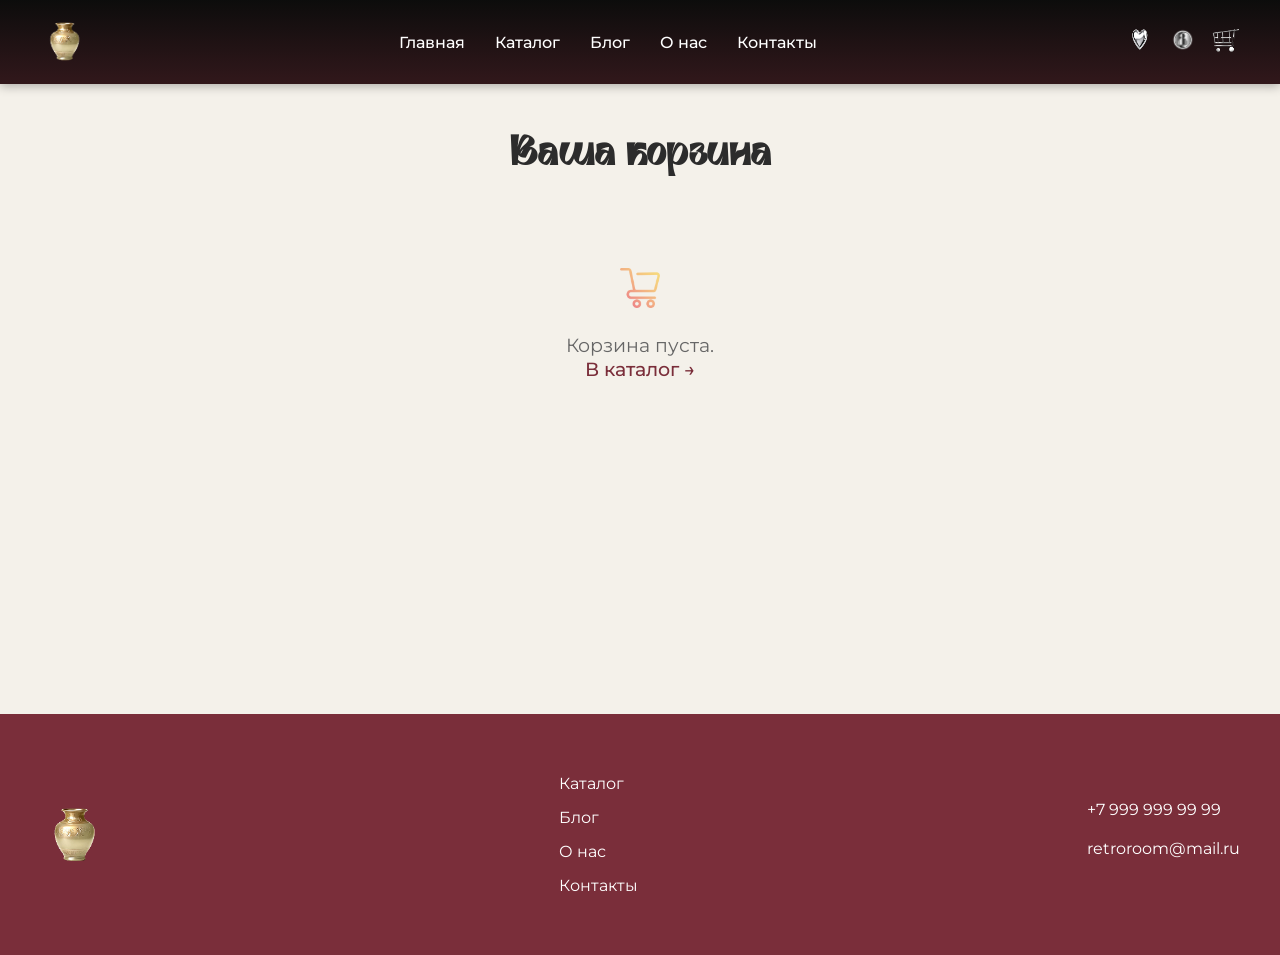
<file: public/cart.html>
<!DOCTYPE html>
<html lang="ru">
<head>
    <meta charset="UTF-8">
    <meta name="viewport" content="width=device-width, initial-scale=1.0">
    <title>Корзина | Антикварный салон Retro Room</title>
    <link rel="stylesheet" href="css/main.css">
    <style>
        .cart-page { padding: 40px 20px; min-height: 70vh; background: #f4f1ea; flex: 1; }
        .cart-title { font-family: 'Ambidexter', serif; font-size: 2.5rem; text-align: center; margin-bottom: 30px; color: #2c2c2c; }
        .cart-empty { text-align: center; padding: 60px 20px; color: #666; font-size: 1.2rem; }
        .cart-empty a { color: #7a2e3a; text-decoration: none; font-weight: 500; }
        .cart-empty a:hover { text-decoration: underline; }
        .cart-items { max-width: 900px; margin: 0 auto; }
        .cart-item { display: flex; gap: 20px; padding: 20px; background: #fff; border-radius: 15px; margin-bottom: 15px; box-shadow: 0 5px 15px rgba(0,0,0,0.08); align-items: center; }
        .cart-item-img { width: 100px; height: 100px; background: #e8e4dc; border-radius: 10px; background-size: cover; background-position: center; flex-shrink: 0; }
        .cart-item-info { flex: 1; }
        .cart-item-title { font-weight: 600; margin-bottom: 5px; color: #2c2c2c; }
        .cart-item-price { color: #7a2e3a; font-weight: 700; font-size: 1.1rem; }
        .cart-item-qty { margin: 10px 0; color: #666; }
        .cart-item-remove { background: #f4f1ea; color: #7a2e3a; border: none; padding: 6px 18px; border-radius: 6px; cursor: pointer; }
        .cart-item-remove:hover { background: #7a2e3a; color: #fff; }
        .cart-total { text-align: right; font-size: 1.4rem; font-weight: 700; margin: 30px 0; color: #2c2c2c; }
        .cart-actions { text-align: center; }
        .btn-checkout { background: #7a2e3a; color: #fff; padding: 14px 45px; border: none; border-radius: 10px; font-size: 1.1rem; cursor: pointer; }
        .btn-checkout:hover { background: #b13449; }
        .btn-clear { background: #f4f1ea; color: #7a2e3a; padding: 14px 35px; border: 2px solid #7a2e3a; border-radius: 10px; font-size: 1rem; cursor: pointer; margin-left: 15px; }
        .btn-clear:hover { background: #7a2e3a; color: #fff; }
        @media (max-width: 600px) { 
            .cart-item { flex-direction: column; text-align: center; } 
            .cart-item-img { width: 100%; height: 200px; } 
            .cart-actions { display: flex; flex-direction: column; gap: 10px; }
            .btn-clear { margin-left: 0; }
            .cart-total { text-align: center; }
        }
    </style>
</head>
<body>
    <header class="header header-catalog">
        <a href="index.html"><img src="images/vaza.png" alt="Ваза" class="vaza"></a>
        <button class="burger" id="burgerBtn">
            <span></span><span></span><span></span>
        </button>
        <nav class="navigacia">
            <a href="index.html">Главная</a>
            <a href="catalog.html">Каталог</a>
            <a href="blog.html">Блог</a>
            <a href="about.html">О нас</a>
            <a href="contacts.html">Контакты</a>
        </nav> 
        <div class="nav-izbr-korz">
            <a href="favorites.html"><img src="images/serdce.png" alt="Избранное"></a>
            <a href="account.html"><img src="images/kabinet.png" alt="Кабинет"></a>
            <a href="cart.html" class="cart-link">
                <img src="images/korzina.png" alt="Корзина">
                <span class="cart-badge" id="cartBadge">0</span>
            </a>
        </div>
    </header>

    <main class="cart-page">
        <h1 class="cart-title">Ваша корзина</h1>
        <div id="cartItems"></div>
    </main>

    <footer class="footer">
        <div class="footer-container">
            <div class="footer-logo"><a href="index.html"><img src="images/vaza.png" alt="Ваза"></a></div>
            <div class="footer-links">
                <a href="catalog.html">Каталог</a>
                <a href="blog.html">Блог</a>
                <a href="about.html">О нас</a>
                <a href="contacts.html">Контакты</a>
            </div>
            <div class="footer-contacts"><p>+7 999 999 99 99</p><p>retroroom@mail.ru</p></div>
        </div>
    </footer>


    <div class="modal-checkout" id="checkoutModal">
        <div class="modal-checkout-content">
            <button class="modal-checkout-close" id="checkoutClose">&times;</button>
            <div class="modal-checkout-header">
                <h3>
                    <img src="images/surprise.png" alt="Подарок" style="width:40px;height:40px;vertical-align:middle;margin-right:8px;">
                    Оформление заказа
                </h3>
                <p>Заполните данные, и мы свяжемся с вами для подтверждения</p>
            </div>
            <form class="modal-checkout-body" id="checkoutForm">
                <div class="order-summary">
                    <div class="order-summary-title">
                        <span>Ваш заказ</span>
                        <span id="orderItemsCount">0 товаров</span>
                    </div>
                    <div id="orderItemsList"></div>
                    <div class="order-total">
                        <span>Итого:</span>
                        <span id="orderTotal">0 ₽</span>
                    </div>
                </div>
                <div class="form-row">
                    <div class="form-group">
                        <label>Имя <span class="required">*</span></label>
                        <input type="text" name="name" required placeholder="Ваше имя">
                    </div>
                    <div class="form-group">
                        <label>Телефон <span class="required">*</span></label>
                        <input type="tel" name="phone" required placeholder="+7 (___) ___-__-__">
                    </div>
                </div>
                <div class="form-group">
                    <label>Email</label>
                    <input type="email" name="email" placeholder="example@mail.ru">
                </div>
                <div class="form-group">
                    <label>Способ получения</label>
                    <select name="delivery">
                        <option value="pickup">Самовывоз (Ярославль, ул. Чехова 15)</option>
                        <option value="delivery">Доставка курьером</option>
                        <option value="post">Почта России</option>
                    </select>
                </div>
                <div class="form-group">
                    <label>Комментарий к заказу</label>
                    <textarea name="comment" placeholder="Пожелания, вопросы, удобное время для звонка..."></textarea>
                </div>
                <div class="form-group">
                    <label style="display: flex; align-items: center; gap: 10px; cursor: pointer;">
                        <input type="checkbox" name="agree" required style="width: auto; margin: 0;">
                        <span style="font-size: 0.9rem; color: #666;">
                            Согласен на обработку <a href="#" style="color: #7a2e3a;">персональных данных</a>
                        </span>
                    </label>
                </div>
            </form>
            <div class="modal-checkout-footer">
                <button type="button" class="btn-cancel-order" id="checkoutCancel">Отмена</button>
                <button type="submit" form="checkoutForm" class="btn-submit-order" id="checkoutSubmit">
                    Оформить заказ
                </button>
            </div>
        </div>
    </div>

    <script src="js/catalog.js"></script>
    
    <script>
        // Простая инициализация корзины
        document.addEventListener('DOMContentLoaded', function() {
            if (typeof updateCartBadge === 'function') updateCartBadge();
            if (typeof renderCartPage === 'function') renderCartPage();
            
            // Тест проверяем, что функция доступна
            console.log('🔍 cart.html: openCheckoutModal =', typeof openCheckoutModal);
            console.log('🔍 cart.html: checkoutModal =', document.getElementById('checkoutModal'));
        });
    </script>

    <script src="js/burger.js"></script>
</body>
</html>
</file>
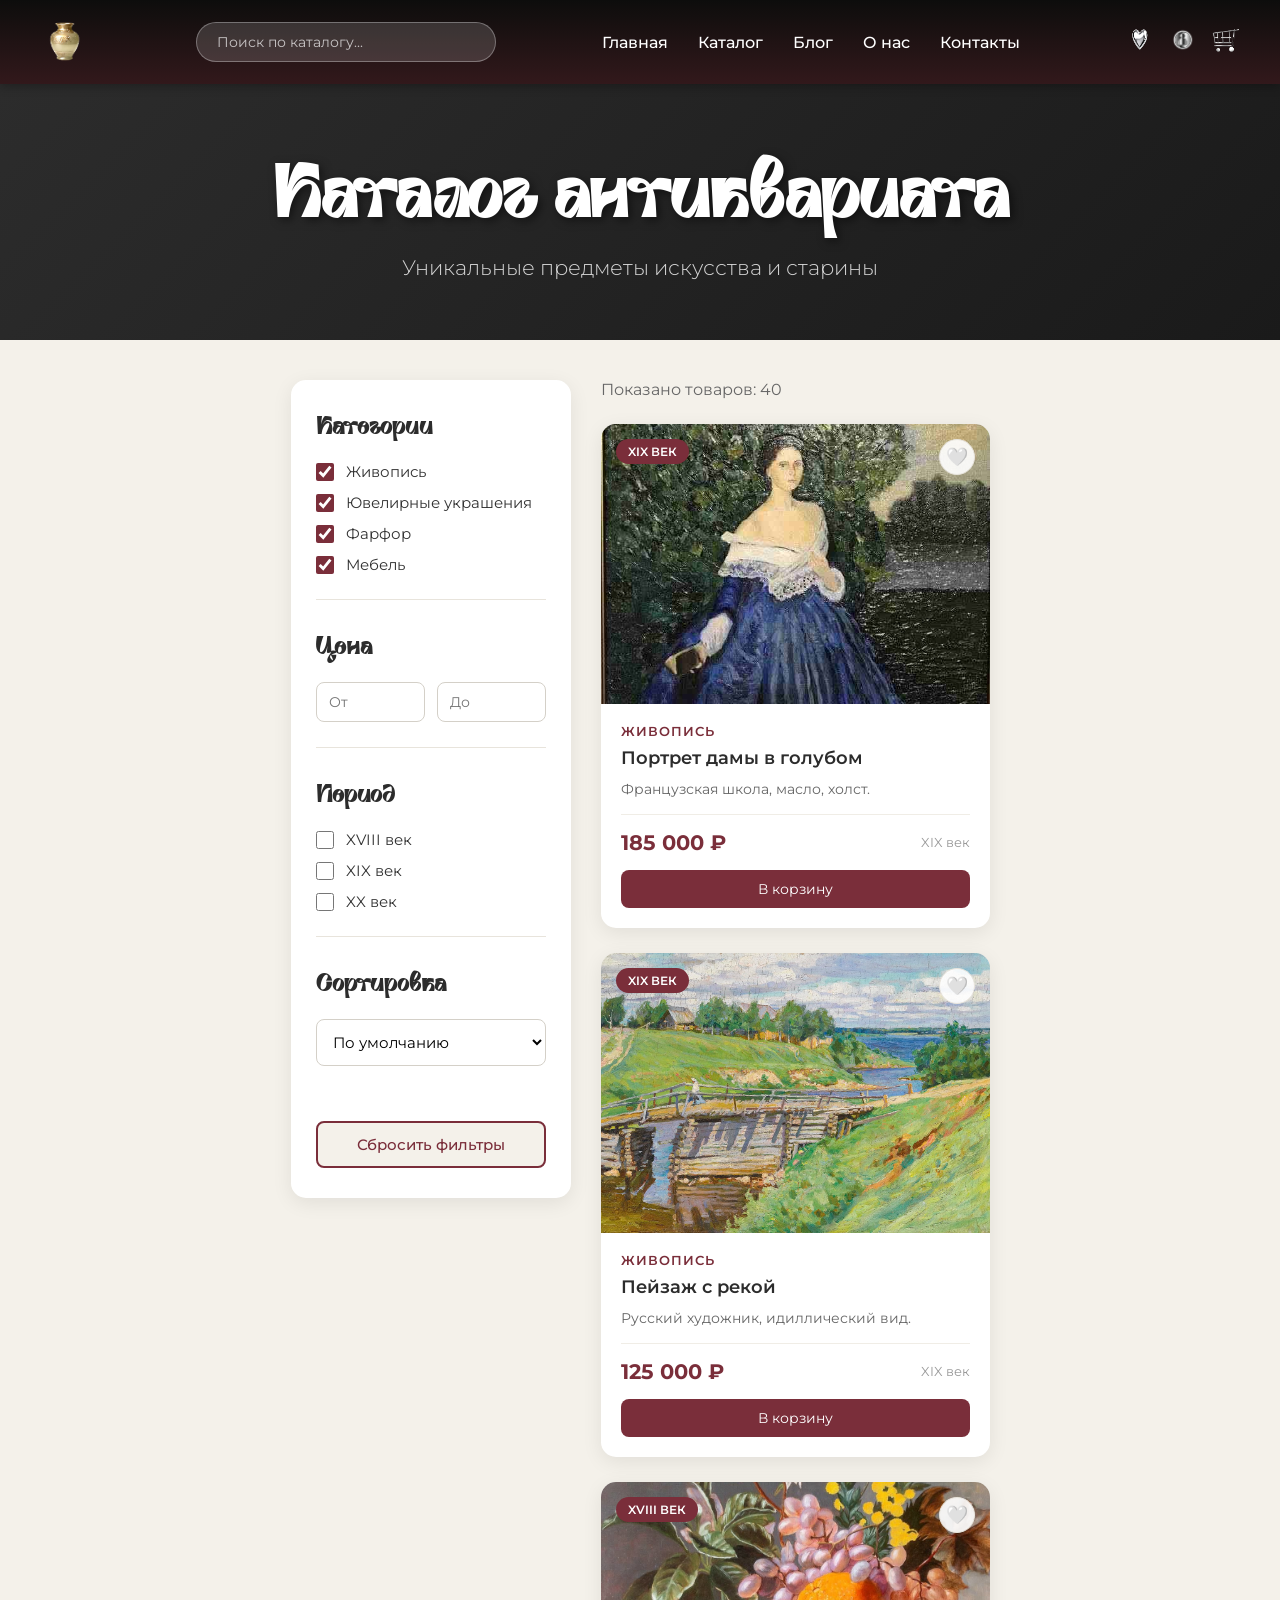
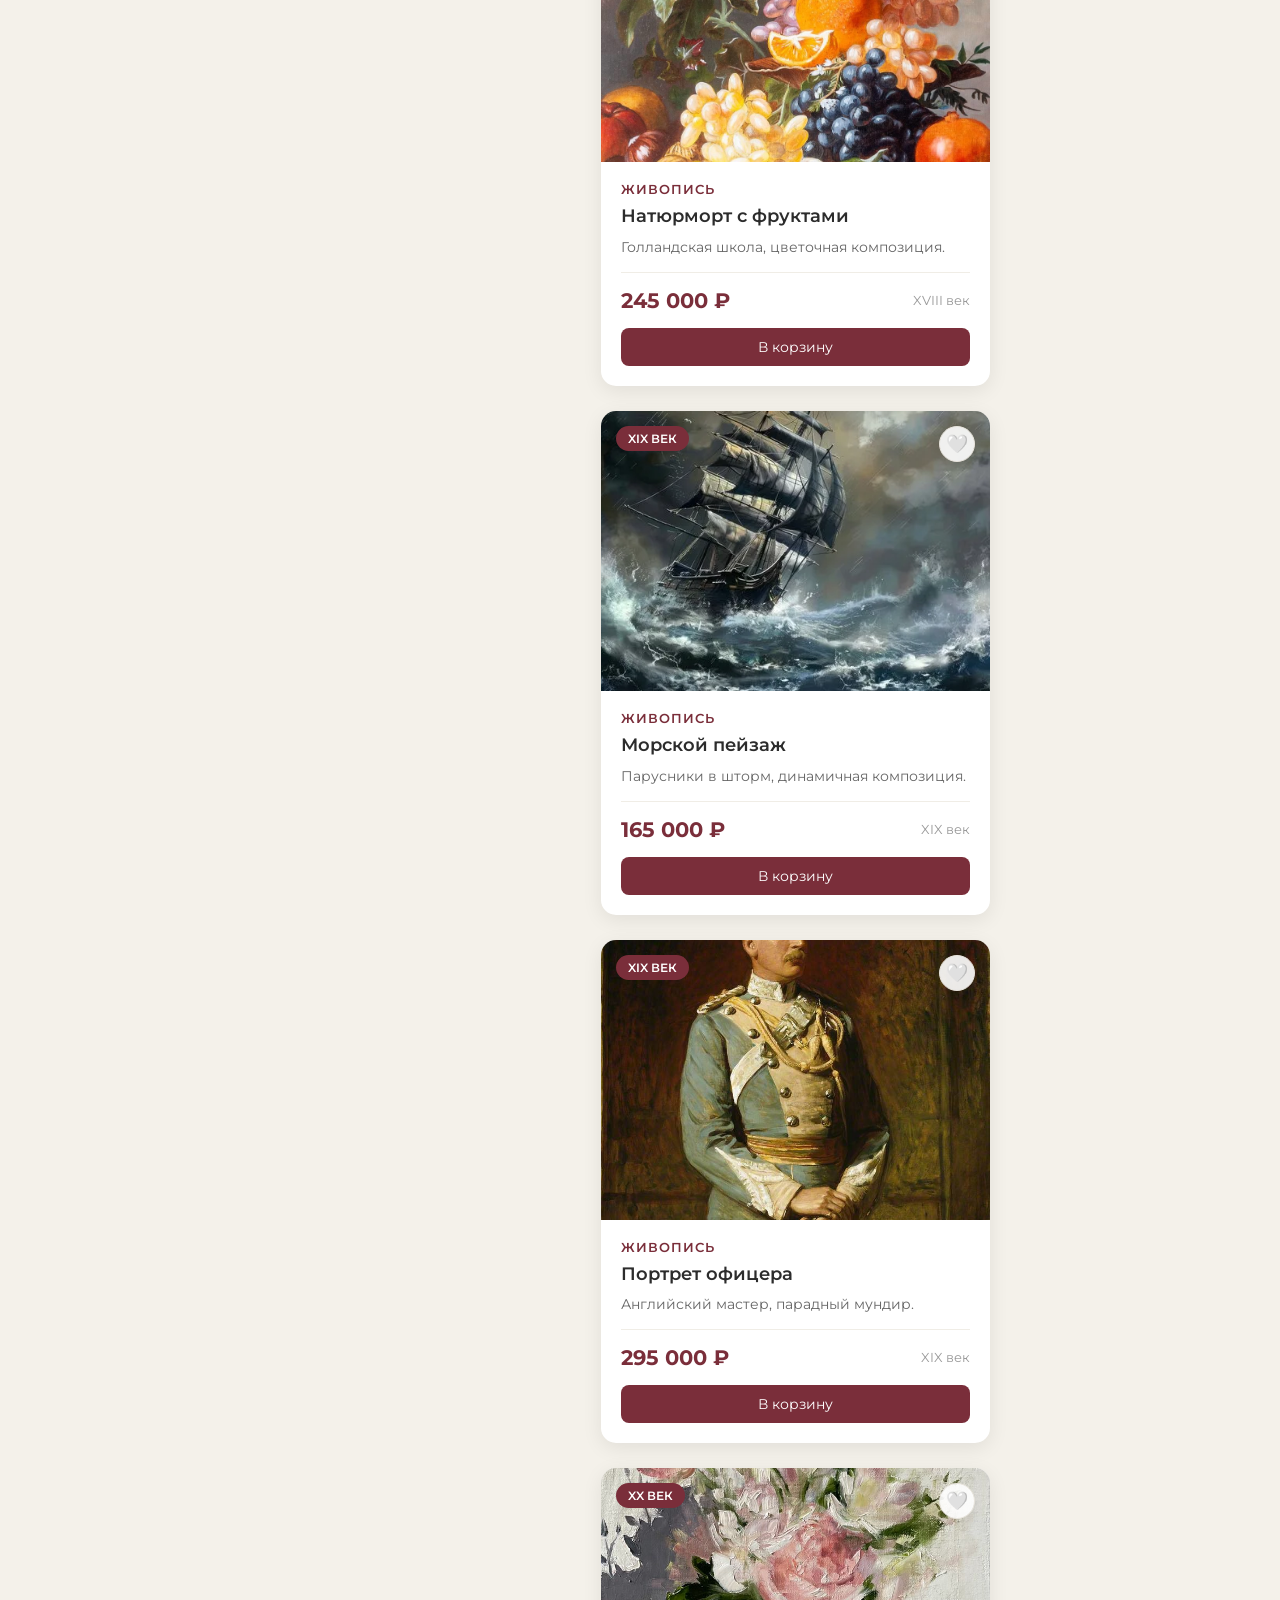
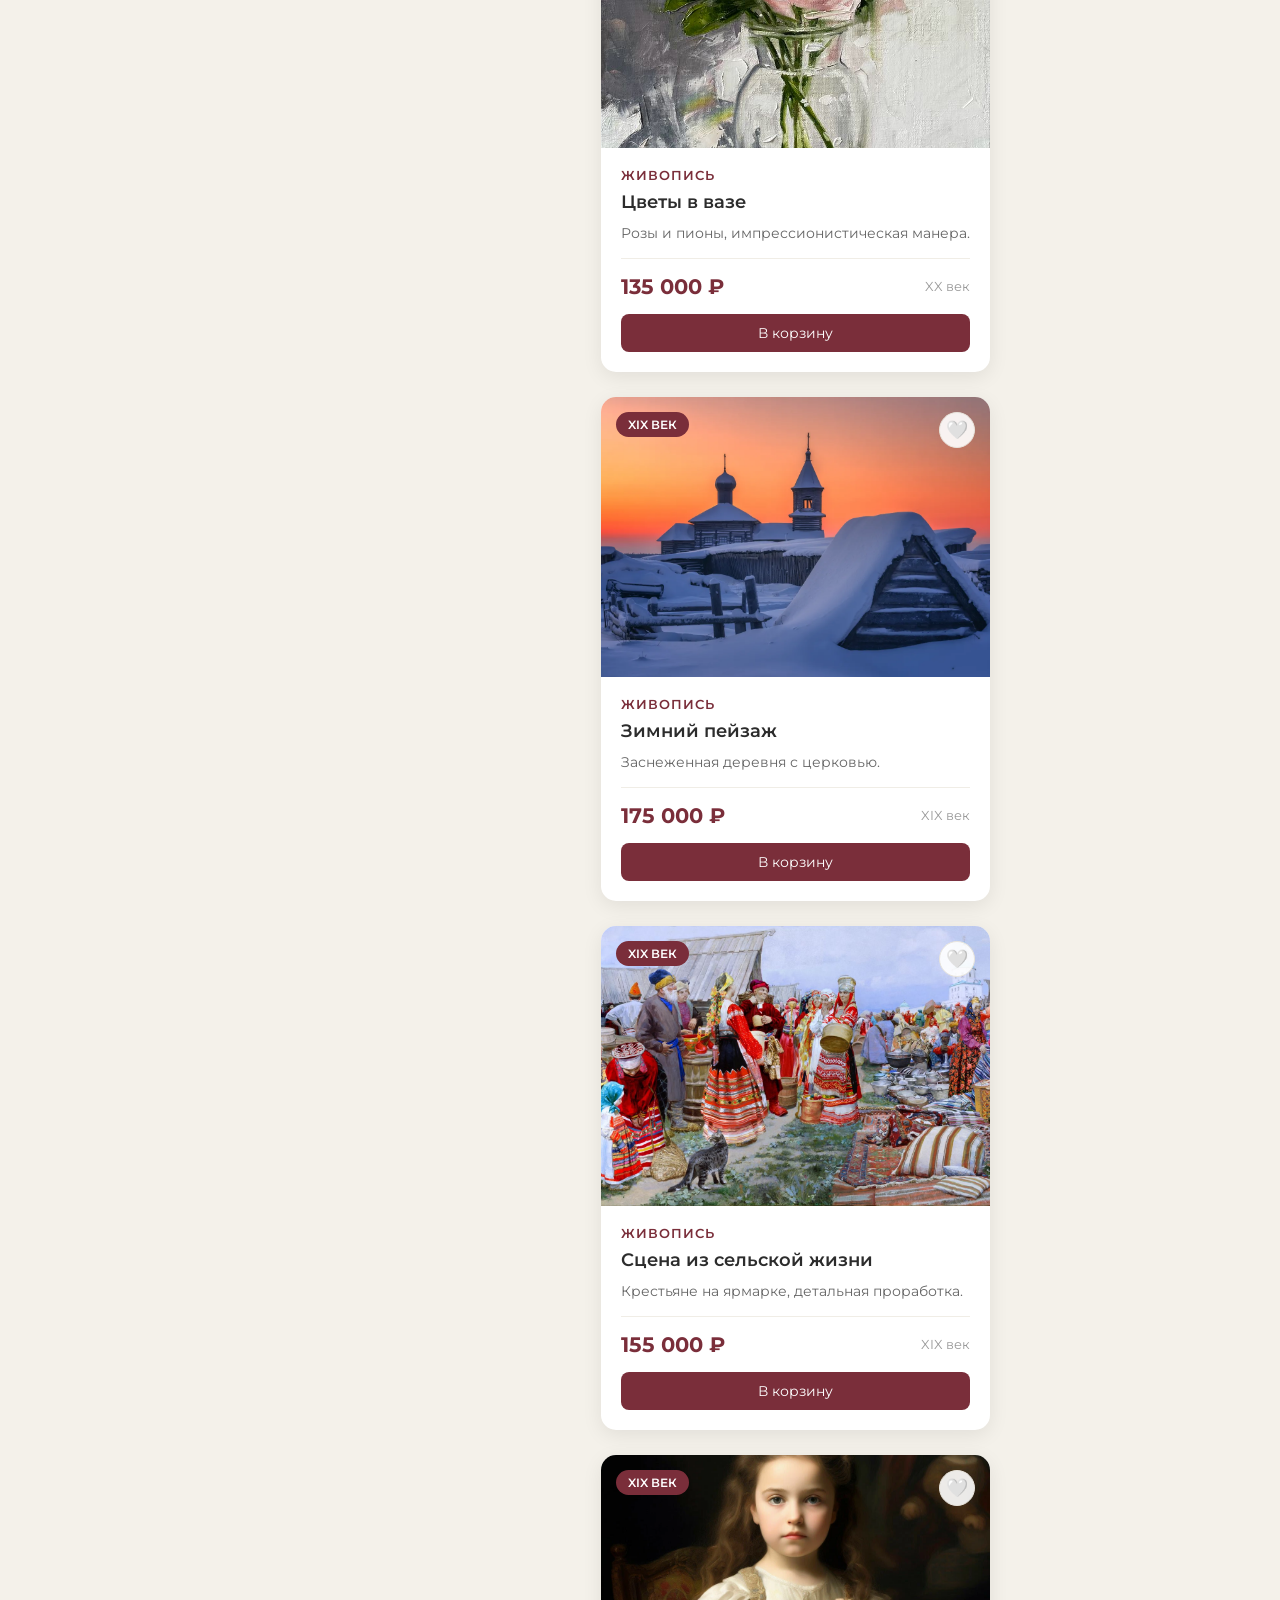
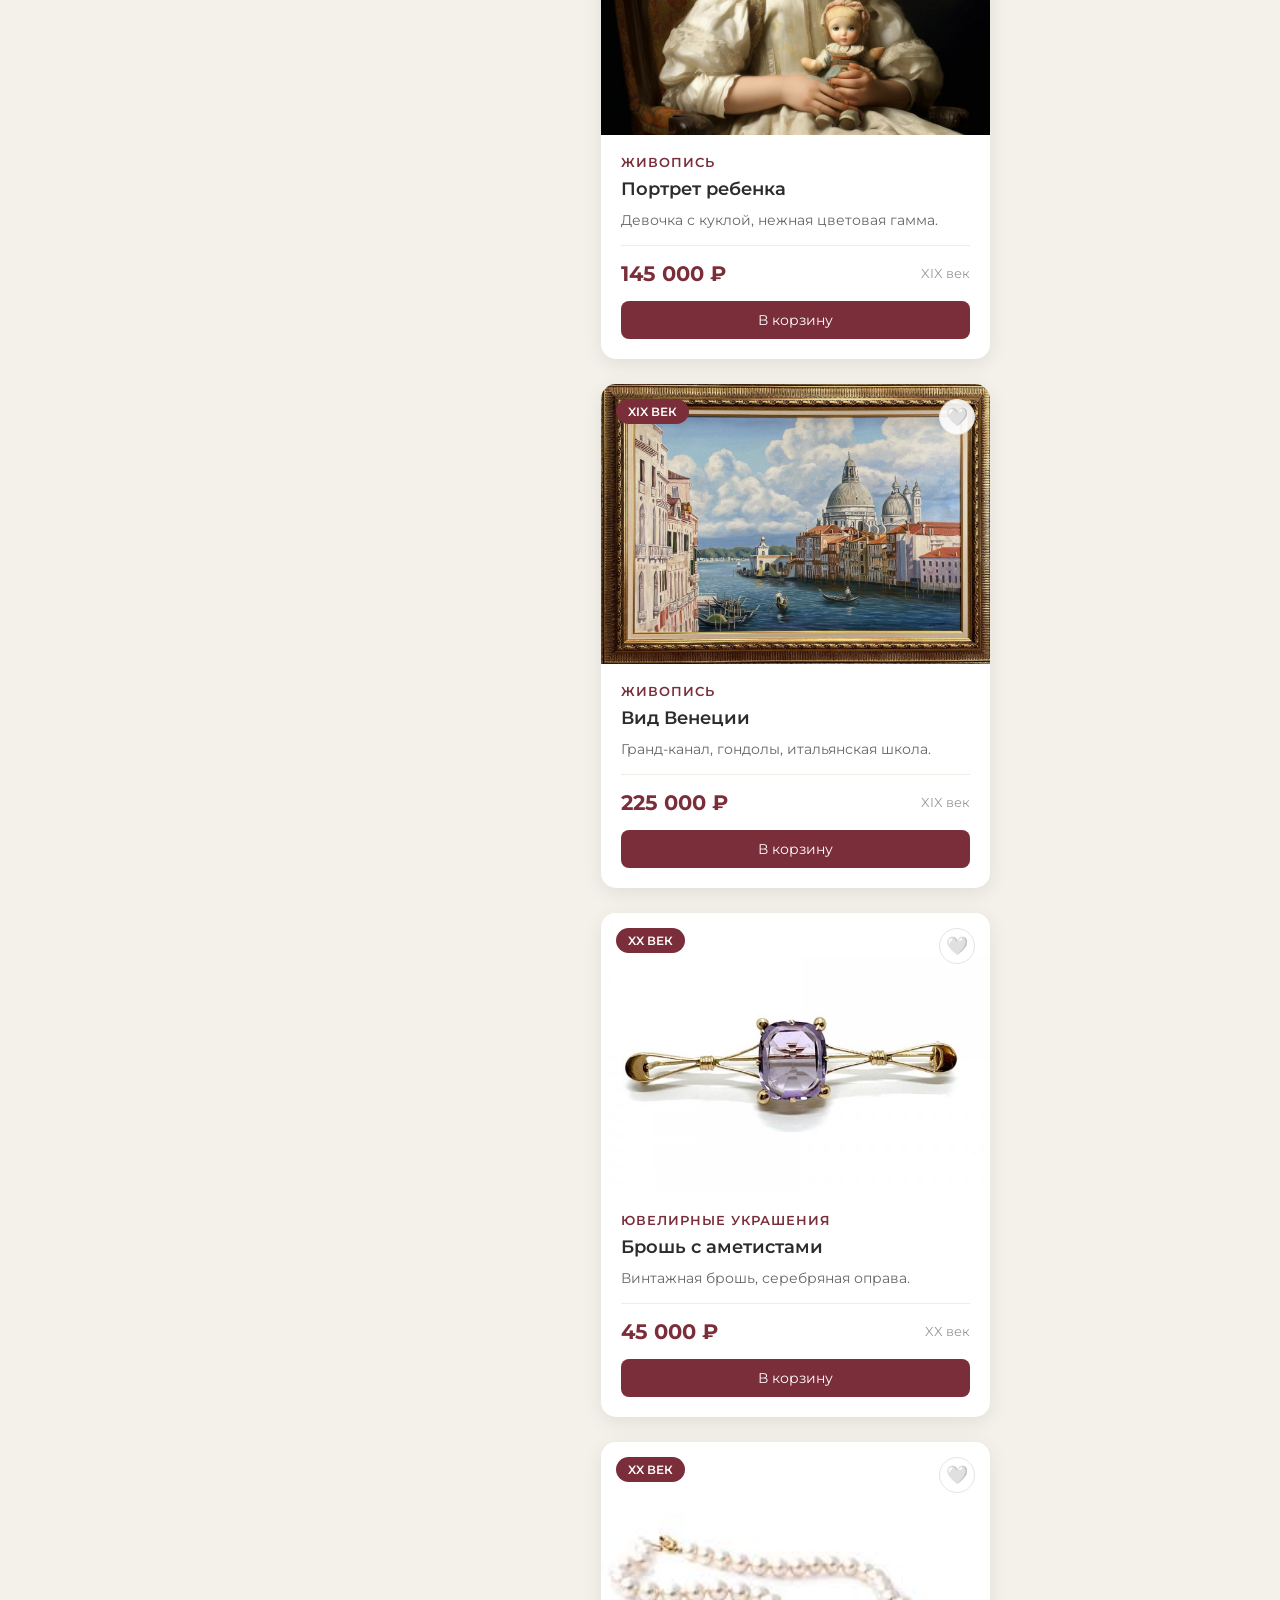
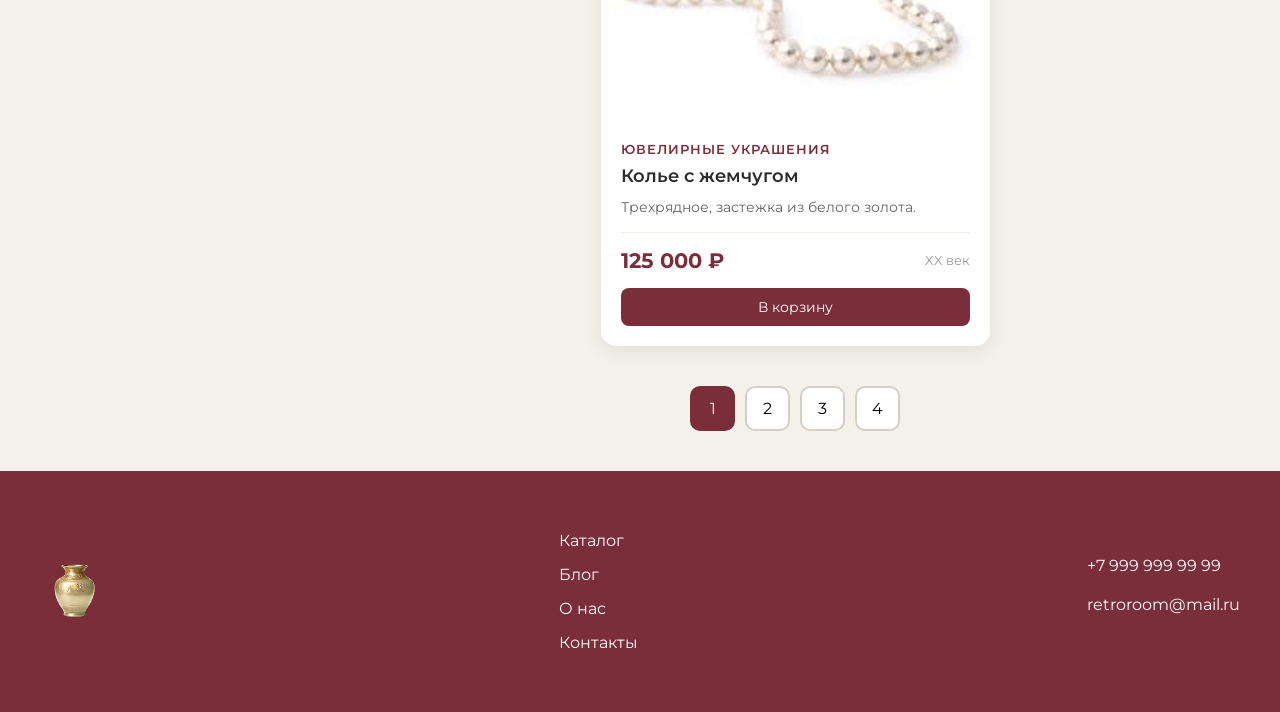
<file: public/catalog.html>
<!DOCTYPE html>
<html lang="ru">
<head>
    <meta charset="UTF-8">
    <meta name="viewport" content="width=device-width, initial-scale=1.0">
    <link rel="stylesheet" href="css/main.css">
    <link rel="stylesheet" href="css/catalog.css">
    <title>Каталог - Антикварный салон</title>
</head>
<body>
    
    <header class="header header-catalog">
        <a href="index.html"><img src="images/vaza.png" alt="Ваза" class="vaza"></a>
        <input class="search" type="search" placeholder="Поиск по каталогу..." id="globalSearch">
        <button class="burger" id="burgerBtn">
            <span></span><span></span><span></span>
        </button>
        <nav class="navigacia">
            
            <a href="index.html">Главная</a>
            <a href="catalog.html" class="active">Каталог</a>
            <a href="blog.html">Блог</a>
            <a href="about.html">О нас</a>
            <a href="contacts.html">Контакты</a>
        </nav> 
        <div class="nav-izbr-korz">
            <a href="favorites.html"><img src="images/serdce.png" alt="Избранное"></a>
            <a href="account.html"><img src="images/kabinet.png" alt="Кабинет"></a>
            <a href="cart.html" class="cart-link">
                <img src="images/korzina.png" alt="Корзина">
                <span class="cart-badge" id="cartBadge">0</span>
            </a>
        </div>
    </header>

    <div class="catalog-hero">
        <h1 class="catalog-title">Каталог антиквариата</h1>
        <p class="catalog-subtitle">Уникальные предметы искусства и старины</p>
    </div>

    <div class="catalog-wrapper">
        <aside class="filters-sidebar">
            <div class="filter-section">
                <h3 class="filter-title">Категории</h3>
                <div class="filter-options">
                    <label class="filter-label">
                        <input type="checkbox" name="category" value="painting" checked>
                        <span>Живопись</span>
                    </label>
                    <label class="filter-label">
                        <input type="checkbox" name="category" value="jewelry" checked>
                        <span>Ювелирные украшения</span>
                    </label>
                    <label class="filter-label">
                        <input type="checkbox" name="category" value="porcelain" checked>
                        <span>Фарфор</span>
                    </label>
                    <label class="filter-label">
                        <input type="checkbox" name="category" value="furniture" checked>
                        <span>Мебель</span>
                    </label>
                </div>
            </div>

            <div class="filter-section">
                <h3 class="filter-title">Цена</h3>
                <div class="price-range">
                    <input type="number" placeholder="От" id="priceFrom" class="price-input">
                    <input type="number" placeholder="До" id="priceTo" class="price-input">
                </div>
            </div>

            <div class="filter-section">
                <h3 class="filter-title">Период</h3>
                <div class="filter-options">
                    <label class="filter-label">
                        <input type="checkbox" name="period" value="18">
                        <span>XVIII век</span>
                    </label>
                    <label class="filter-label">
                        <input type="checkbox" name="period" value="19">
                        <span>XIX век</span>
                    </label>
                    <label class="filter-label">
                        <input type="checkbox" name="period" value="20">
                        <span>XX век</span>
                    </label>
                </div>
            </div>

            <div class="filter-section">
                <h3 class="filter-title">Сортировка</h3>
                <select id="sortSelect" class="sort-select">
                    <option value="default">По умолчанию</option>
                    <option value="price-asc">Цена: по возрастанию</option>
                    <option value="price-desc">Цена: по убыванию</option>
                    <option value="name">По названию</option>
                </select>
            </div>

            <button class="reset-filters" id="resetFilters">Сбросить фильтры</button>
        </aside>

        <main class="catalog-main">
            <div class="catalog-info">
                <span id="itemsCount">Показано товаров: 120</span>
            </div>
            
            <div class="products-grid" id="productsGrid">
            </div>

            <div class="pagination" id="pagination">
                <button class="page-btn active" data-page="1">1</button>
                <button class="page-btn" data-page="2">2</button>
                <button class="page-btn" data-page="3">3</button>
                <button class="page-btn" data-page="4">4</button>
                <button class="page-btn" data-page="5">5</button>
            </div>
        </main>
    </div>

    <div class="modal" id="productModal">
        <div class="modal-content">
            <button class="modal-close" id="modalClose">&times;</button>
            <div class="modal-body" id="modalBody">
            </div>
        </div>
    </div>

    <footer class="footer">
        <div class="footer-container">
            <div class="footer-logo">
                <a href="index.html"><img src="images/vaza.png" alt="Ваза"></a>
            </div>
            <div class="footer-links">
                <a href="catalog.html">Каталог</a>
                <a href="blog.html">Блог</a>
                <a href="about.html">О нас</a>
                <a href="contacts.html">Контакты</a>
            </div>
            <div class="footer-contacts">
                <p>+7 999 999 99 99</p>
                <p>retroroom@mail.ru</p>
            </div>
        </div>
    </footer>

<div class="modal-checkout" id="checkoutModal">
        <div class="modal-checkout-content">
            <button class="modal-checkout-close" id="checkoutClose">&times;</button>
            <div class="modal-checkout-header">
                <h3>
                    <img src="images/surprise.png" alt="Подарок" style="width:40px;height:40px;vertical-align:middle;margin-right:8px;">
                    Оформление заказа
                </h3>
                <p>Заполните данные, и мы свяжемся с вами для подтверждения</p>
            </div>
            <form class="modal-checkout-body" id="checkoutForm">
                <div class="order-summary">
                    <div class="order-summary-title">
                        <span>Ваш заказ</span>
                        <span id="orderItemsCount">0 товаров</span>
                    </div>
                    <div id="orderItemsList"></div>
                    <div class="order-total">
                        <span>Итого:</span>
                        <span id="orderTotal">0 ₽</span>
                    </div>
                </div>
                <div class="form-row">
                    <div class="form-group">
                        <label>Имя <span class="required">*</span></label>
                        <input type="text" name="name" required placeholder="Ваше имя">
                    </div>
                    <div class="form-group">
                        <label>Телефон <span class="required">*</span></label>
                        <input type="tel" name="phone" required placeholder="+7 (___) ___-__-__">
                    </div>
                </div>
                <div class="form-group">
                    <label>Email</label>
                    <input type="email" name="email" placeholder="example@mail.ru">
                </div>
                <div class="form-group">
                    <label>Способ получения</label>
                    <select name="delivery">
                        <option value="pickup">Самовывоз (Ярославль, ул. Чехова 15)</option>
                        <option value="delivery">Доставка курьером</option>
                        <option value="post">Почта России</option>
                    </select>
                </div>
                <div class="form-group">
                    <label>Комментарий к заказу</label>
                    <textarea name="comment" placeholder="Пожелания, вопросы, удобное время для звонка..."></textarea>
                </div>
                <div class="form-group">
                    <label style="display: flex; align-items: center; gap: 10px; cursor: pointer;">
                        <input type="checkbox" name="agree" required style="width: auto; margin: 0;">
                        <span style="font-size: 0.9rem; color: #666;">
                            Согласен на обработку <a href="#" style="color: #7a2e3a;">персональных данных</a>
                        </span>
                    </label>
                </div>
            </form>
            <div class="modal-checkout-footer">
                <button type="button" class="btn-cancel-order" id="checkoutCancel">Отмена</button>
                <button type="submit" form="checkoutForm" class="btn-submit-order" id="checkoutSubmit">
                    Оформить заказ
                </button>
            </div>
        </div>
    </div>

    <script src="js/catalog.js"></script>
    <script src="js/burger.js"></script>
</body>
</html>
</file>
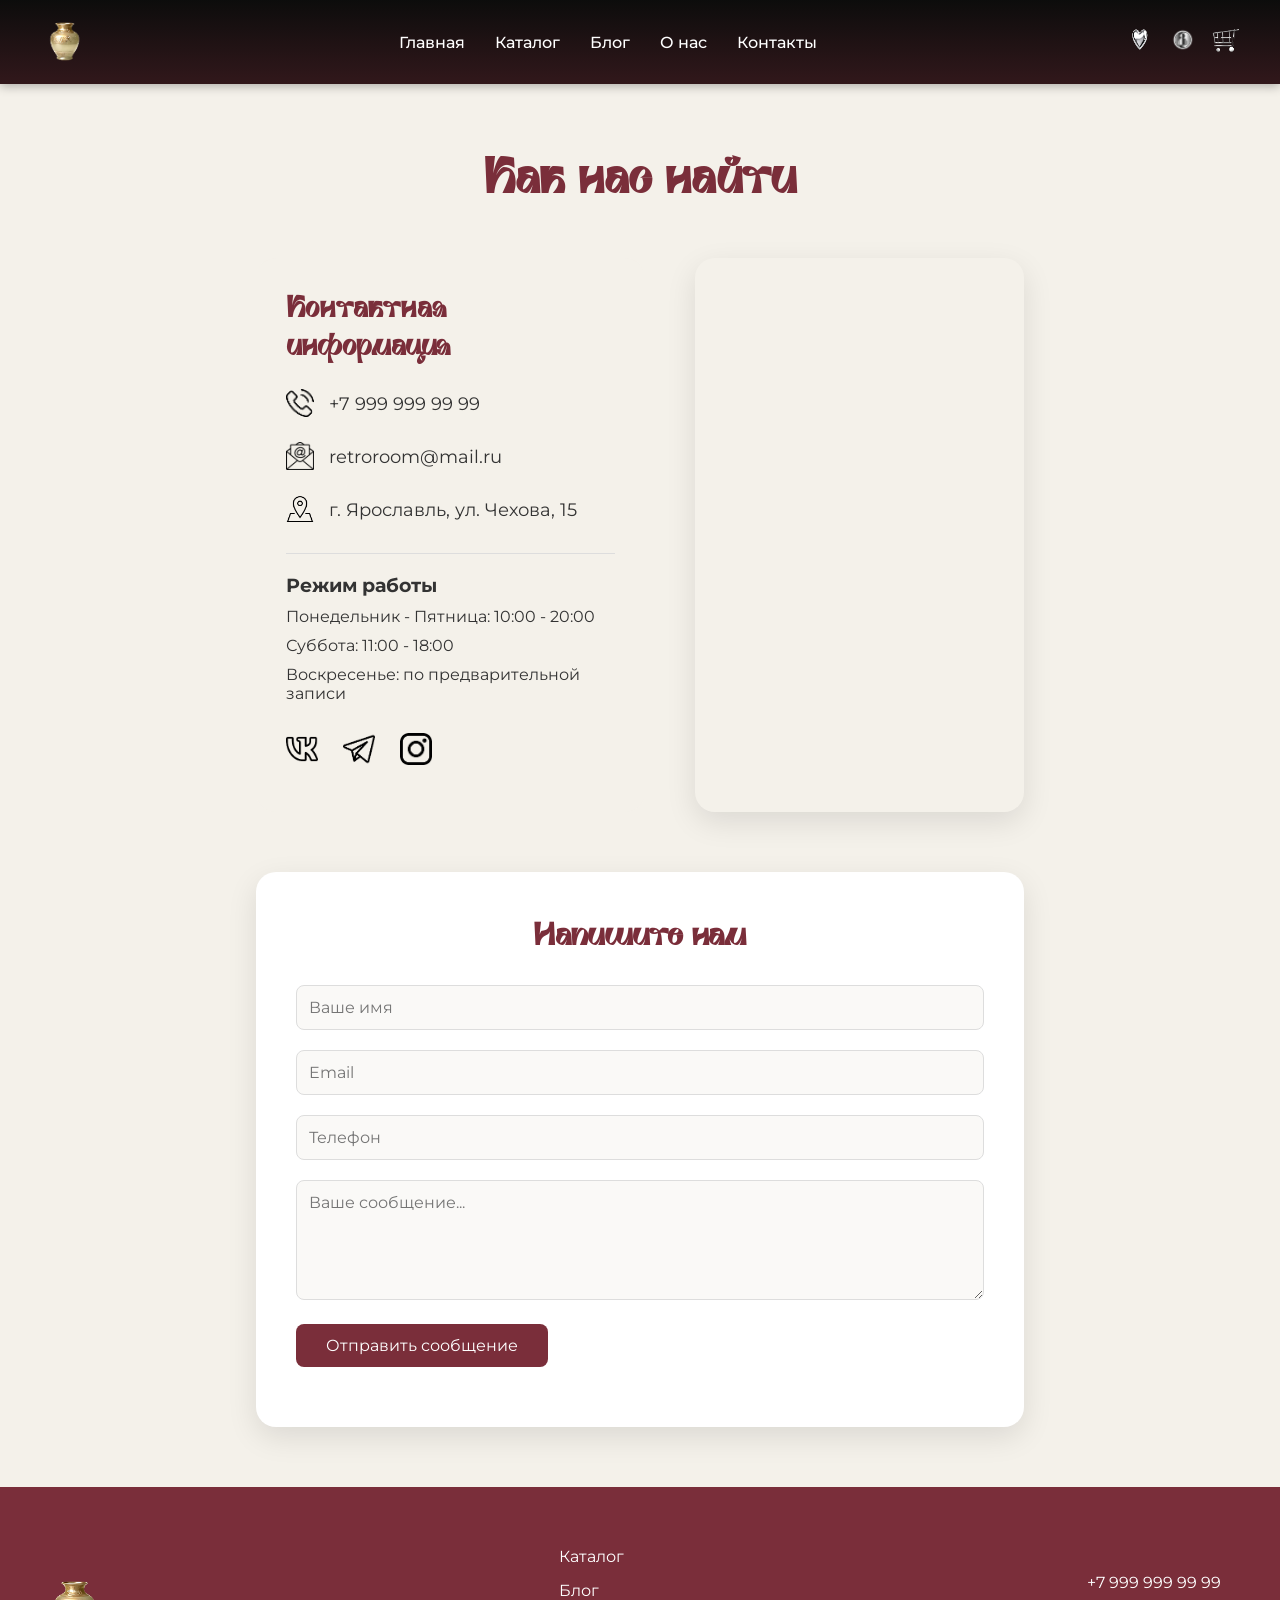
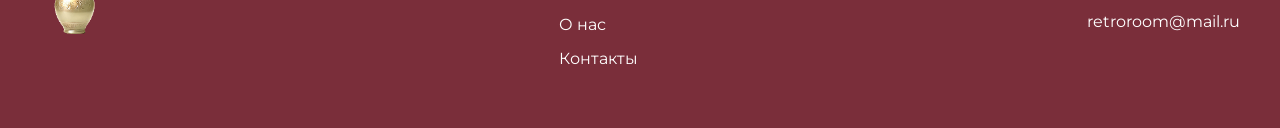
<file: public/contacts.html>
<!DOCTYPE html>
<html lang="ru">
<head>
    <meta charset="UTF-8">
    <meta name="viewport" content="width=device-width, initial-scale=1.0">
    <title>Контакты | Антикварный салон Retro Room</title>
    <link rel="stylesheet" href="css/main.css">
    <style>
        .contacts-page {
            max-width: 1200px;
            margin: 60px auto;
            padding: 0 20px;
        }
        .contacts-page h1 {
            font-family: 'Ambidexter', serif;
            font-size: 3rem;
            color: #7a2e3a;
            text-align: center;
            margin-bottom: 50px;
        }
        .contacts-grid {
            display: flex;
            gap: 50px;
            flex-wrap: wrap;
        }
        .contacts-info-block {
            flex: 1;
            background: #f4f1ea;
            padding: 30px;
            border-radius: 20px;
        }
        .contacts-info-block h2 {
            font-family: 'Ambidexter', serif;
            font-size: 1.8rem;
            color: #7a2e3a;
            margin-bottom: 25px;
        }
        .contact-detail {
            display: flex;
            align-items: center;
            gap: 15px;
            margin-bottom: 25px;
            font-size: 1.1rem;
        }
        .contact-detail img {
            width: 28px;
        }
        .work-hours {
            margin-top: 30px;
            padding-top: 20px;
            border-top: 1px solid #ddd;
        }
        .work-hours p {
            margin: 10px 0;
        }
        .map-block {
            flex: 1;
            border-radius: 20px;
            overflow: hidden;
            box-shadow: 0 10px 30px rgba(0,0,0,0.1);
        }
        .map-block iframe {
            width: 100%;
            height: 550px;
            border: 0;
        }
        .feedback-form {
            margin-top: 60px;
            background: #fff;
            padding: 40px;
            border-radius: 20px;
            box-shadow: 0 10px 30px rgba(0,0,0,0.1);
        }
        .feedback-form h2 {
            font-family: 'Ambidexter', serif;
            font-size: 2rem;
            color: #7a2e3a;
            text-align: center;
            margin-bottom: 30px;
        }
        .form-group {
            margin-bottom: 20px;
        }
        .form-group input, .form-group textarea {
            width: 100%;
            padding: 12px;
            border: 1px solid #ddd;
            border-radius: 8px;
            font-family: 'Montserrat', sans-serif;
        }
        .form-group textarea {
            height: 120px;
            resize: vertical;
        }
        .submit-btn {
            background: #7a2e3a;
            color: white;
            padding: 12px 30px;
            border: none;
            border-radius: 8px;
            cursor: pointer;
            font-size: 1rem;
            transition: background 0.3s;
        }
        .submit-btn:hover {
            background: #b13449;
        }
        @media (max-width: 768px) {
            .contacts-grid {
                flex-direction: column;
            }
        }
    </style>
</head>
<body>
    <header class="header">
        <a href="index.html"><img src="images/vaza.png" alt="Ваза"></a>
        <button class="burger" id="burgerBtn">
            <span></span><span></span><span></span>
        </button>
        <nav class="navigacia">
            <a href="index.html">Главная</a>
            <a href="catalog.html">Каталог</a>
            <a href="blog.html">Блог</a>
            <a href="about.html">О нас</a>
            <a href="contacts.html">Контакты</a>
        </nav> 
        <div class="nav-izbr-korz">
            <a href="favorites.html"><img src="images/serdce.png" alt="Избранное"></a>
            <a href="account.html"><img src="images/kabinet.png" alt="Кабинет"></a>
            <a href="cart.html"><img src="images/korzina.png" alt="Корзина"></a>
        </div>
    </header>

    <div class="contacts-page">
        <h1>Как нас найти</h1>
        <div class="contacts-grid">
            <div class="contacts-info-block">
                <h2>Контактная информация</h2>
                <div class="contact-detail">
                    <img src="images/phone.png" alt="Телефон">
                    <span>+7 999 999 99 99</span>
                </div>
                <div class="contact-detail">
                    <img src="images/email.png" alt="Email">
                    <span>retroroom@mail.ru</span>
                </div>
                <div class="contact-detail">
                    <img src="images/location.png">
                    <span>г. Ярославль, ул. Чехова, 15</span>
                </div>
                <div class="work-hours">
                    <h3>Режим работы</h3>
                    <p>Понедельник - Пятница: 10:00 - 20:00</p>
                    <p>Суббота: 11:00 - 18:00</p>
                    <p>Воскресенье: по предварительной записи</p>
                </div>
                <div class="social-icons" style="margin-top: 30px; justify-content: flex-start;">
                    <a href="#" class="social-link"><img src="images/vk.png" alt="VK"></a>
                    <a href="#" class="social-link"><img src="images/tg.png" alt="Telegram"></a>
                    <a href="#" class="social-link"><img src="images/insta.png" alt="Instagram"></a>
                </div>
            </div>
            <div class="map-block">
                <iframe 
                    src="https://www.google.com/maps/embed?pb=!1m18!1m12!1m3!1d2135.7877120227135!2d39.84416187800253!3d57.6350955738387!2m3!1f0!2f0!3f0!3m2!1i1024!2i768!4f13.1!3m3!1m2!1s0x46b2917e0383674f%3A0x9832c8e68c0b7b81!2z0YPQuy4g0KfQtdGF0L7QstCwLCAxNSwg0K_RgNC-0YHQu9Cw0LLQu9GMLCDQr9GA0L7RgdC70LDQstGB0LrQsNGPINC-0LHQuy4sIDE1MDA1NA!5e0!3m2!1sru!2sru!4v1780437393074!5m2!1sru!2sru" >
                </iframe>
            </div>
        </div>

        <div class="feedback-form">
            <h2>Напишите нам</h2>
            <form id="contactForm">
                <div class="form-group">
                    <input type="text" id="name" placeholder="Ваше имя" required>
                </div>
                <div class="form-group">
                    <input type="email" id="email" placeholder="Email">
                </div>
                <div class="form-group">
                    <input type="tel" id="phone" placeholder="Телефон" required>
                </div>
                <div class="form-group">
                    <textarea id="message" placeholder="Ваше сообщение..." required></textarea>
                </div>
                <button type="submit" class="submit-btn">Отправить сообщение</button>
            </form>
            <p id="formMessage" style="margin-top: 20px; text-align: center; color: rgb(88, 6, 22);"></p>
        </div>
    </div>

    <footer class="footer">
        <div class="footer-container">
            <div class="footer-logo">
                <a href="index.html"><img src="images/vaza.png" alt="Ваза"></a>
            </div>
            <div class="footer-links">
                <a href="catalog.html">Каталог</a>
                <a href="blog.html">Блог</a>
                <a href="about.html">О нас</a>
                <a href="contacts.html">Контакты</a>
            </div>
            <div class="footer-contacts">
                <p>+7 999 999 99 99</p>
                <p>retroroom@mail.ru</p>
            </div>
        </div>
    </footer>

    <script>
        document.getElementById('contactForm').addEventListener('submit', function(e) {
            e.preventDefault();
            document.getElementById('formMessage').innerHTML = 'Спасибо! Ваше сообщение отправлено. Мы свяжемся с вами в ближайшее время.';
            this.reset();
        });
    </script>

    <script src="js/burger.js"></script>
</body>
</html>
</file>
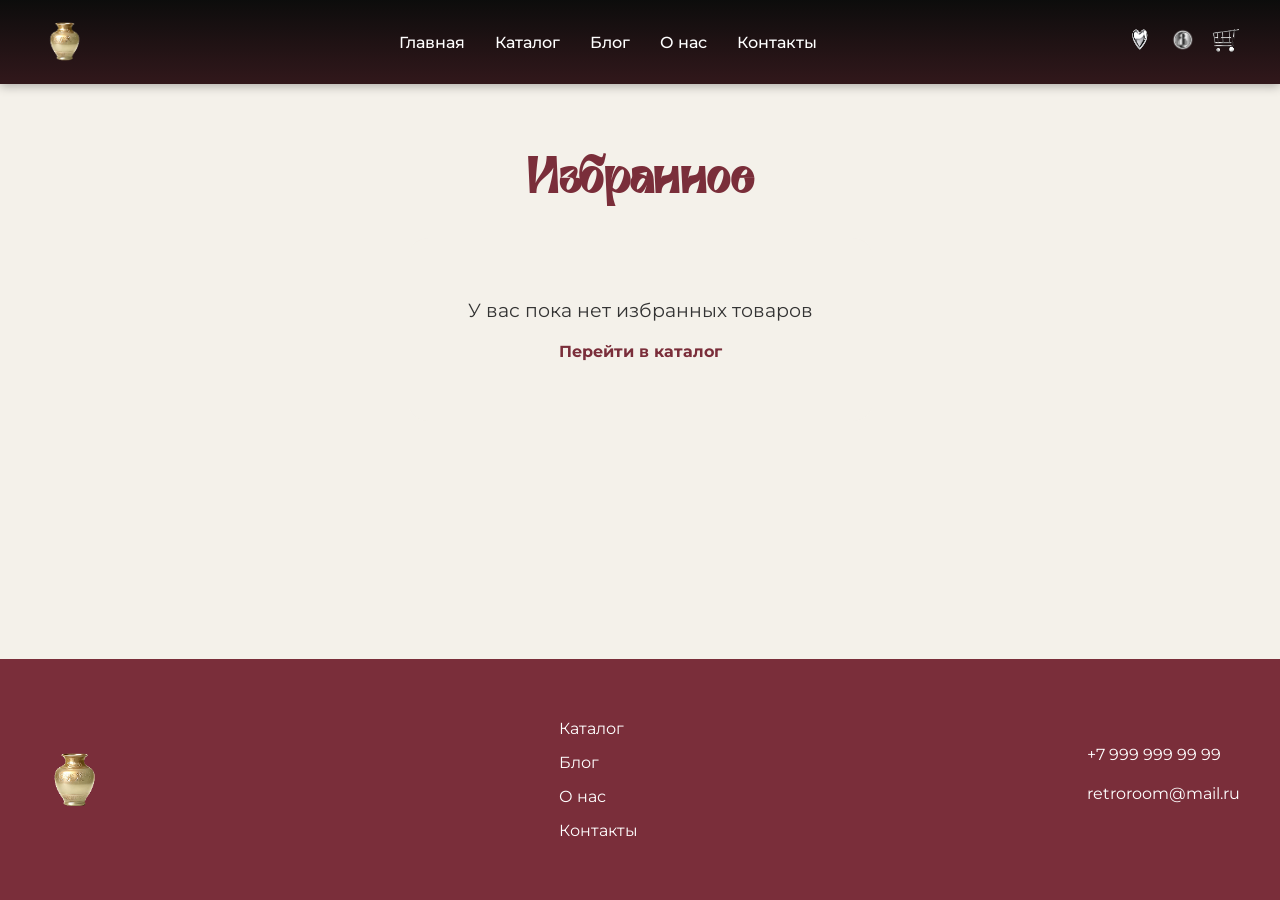
<file: public/favorites.html>
<!DOCTYPE html>
<html lang="ru">
<head>
    <meta charset="UTF-8">
    <meta name="viewport" content="width=device-width, initial-scale=1.0">
    <title>Избранное | Антикварный салон Retro Room</title>
    <link rel="stylesheet" href="css/main.css">
    <style>
        .favorites-page { max-width: 1200px; margin: 60px auto; padding: 0 20px; }
        .favorites-page h1 { font-family: 'Ambidexter', serif; font-size: 3rem; color: #7a2e3a; text-align: center; margin-bottom: 30px; }
        .favorites-grid { display: flex; flex-wrap: wrap; gap: 25px; justify-content: center; }
        .fav-card { background: #fff; border-radius: 20px; width: 260px; box-shadow: 0 10px 30px rgba(0,0,0,0.1); overflow: hidden; position: relative; transition: transform 0.3s; }
        .fav-card:hover { transform: translateY(-8px); }
        .fav-card .remove-fav { position: absolute; top: 10px; right: 10px; background: rgba(255,255,255,0.9); border: none; border-radius: 50%; width: 30px; height: 30px; cursor: pointer; font-size: 18px; color: #7a2e3a; transition: all 0.3s; z-index: 5; }
        .fav-card .remove-fav:hover { background: #7a2e3a; color: white; }
        .fav-card-image { height: 250px; background-size: cover; background-position: center; }
        .fav-card-content { padding: 15px; text-align: center; }
        .fav-card-content h3 { font-size: 1.1rem; margin-bottom: 10px; }
        .fav-card-content p { color: #7a2e3a; font-weight: bold; margin-bottom: 15px; }
        .fav-card-content .btn-cart { background: #7a2e3a; color: white; padding: 8px 20px; border: none; border-radius: 8px; cursor: pointer; transition: background 0.3s; }
        .fav-card-content .btn-cart:hover { background: #b13449; }
        .empty-fav { text-align: center; padding: 60px; background: #f4f1ea; border-radius: 20px; }
        .empty-fav p { font-size: 1.2rem; margin-bottom: 20px; }
        .empty-fav a { color: #7a2e3a; text-decoration: none; font-weight: bold; }
    </style>
</head>
<body>
    <header class="header">
        <a href="index.html"><img src="images/vaza.png" alt="Ваза"></a>
        <button class="burger" id="burgerBtn">
            <span></span><span></span><span></span>
        </button>
        <nav class="navigacia">
            <a href="index.html">Главная</a>
            <a href="catalog.html">Каталог</a>
            <a href="blog.html">Блог</a>
            <a href="about.html">О нас</a>
            <a href="contacts.html">Контакты</a>
        </nav> 
        <div class="nav-izbr-korz">
            <a href="favorites.html"><img src="images/serdce.png" alt="Избранное"></a>
            <a href="account.html"><img src="images/kabinet.png" alt="Кабинет"></a>
            <a href="cart.html" class="cart-link">
                <img src="images/korzina.png" alt="Корзина">
                <span class="cart-badge" id="cartBadge">0</span>
            </a>
        </div>
    </header>

    <div class="favorites-page">
        <h1>Избранное</h1>
        <div id="favoritesContainer" class="favorites-grid"></div>
    </div>

    <footer class="footer">
        <div class="footer-container">
            <div class="footer-logo"><a href="index.html"><img src="images/vaza.png" alt="Ваза"></a></div>
            <div class="footer-links">
                <a href="catalog.html">Каталог</a>
                <a href="blog.html">Блог</a>
                <a href="about.html">О нас</a>
                <a href="contacts.html">Контакты</a>
            </div>
            <div class="footer-contacts"><p>+7 999 999 99 99</p><p>retroroom@mail.ru</p></div>
        </div>
    </footer>

    <script>
        function formatPrice(p) { return new Intl.NumberFormat('ru-RU').format(p) + ' ₽'; }
        function getCart() { return JSON.parse(localStorage.getItem('antiqueCart')) || []; }
        function saveCart(c) { localStorage.setItem('antiqueCart', JSON.stringify(c)); updateCartBadge(); }
        
        function updateCartBadge() {
            const badge = document.getElementById('cartBadge');
            if (badge) {
                const cart = getCart();
                const total = cart.reduce((s, i) => s + (i.quantity || 1), 0);
                badge.textContent = total;
                badge.style.display = total > 0 ? 'flex' : 'none';
            }
        }
        
        function showToast(msg) {
            const toast = document.createElement('div');
            toast.textContent = msg;
            toast.style.cssText = 'position:fixed;bottom:20px;right:20px;background:#2c2c2c;color:#fff;padding:12px 24px;border-radius:8px;z-index:9999;animation:slideIn 0.3s ease;font-family:Montserrat,sans-serif;box-shadow:0 4px 12px rgba(0,0,0,0.3)';
            document.body.appendChild(toast);
            setTimeout(() => { toast.style.animation='slideOut 0.3s ease'; setTimeout(()=>toast.remove(),300); }, 3000);
        }
        if(!document.getElementById('toast-anim')){
            const s=document.createElement('style');s.id='toast-anim';
            s.textContent='@keyframes slideIn{from{transform:translateX(100%);opacity:0}to{transform:translateX(0);opacity:1}}@keyframes slideOut{from{transform:translateX(0);opacity:1}to{transform:translateX(100%);opacity:0}}';
            document.head.appendChild(s);
        }

        function loadFavorites() {
            const favorites = JSON.parse(localStorage.getItem('favorites')) || [];
            const container = document.getElementById('favoritesContainer');
            
            if (favorites.length === 0) {
                container.innerHTML = `<div class="empty-fav" style="width:100%"><p>У вас пока нет избранных товаров</p><a href="catalog.html">Перейти в каталог</a></div>`;
                updateCartBadge();
                return;
            }

            container.innerHTML = favorites.map(item => `
                <div class="fav-card" data-id="${item.id}">
                    <button class="remove-fav" data-id="${item.id}" title="Удалить">✕</button>
                    <div class="fav-card-image" style="background-image:url('${item.image}')"></div>
                    <div class="fav-card-content">
                        <h3>${item.title}</h3>
                        <p>${formatPrice(Number(item.price))}</p>
                        <button class="btn-cart" data-id="${item.id}" data-title="${item.title}" data-price="${item.price}" data-image="${item.image}">В корзину</button>
                    </div>
                </div>
            `).join('');

            document.querySelectorAll('.remove-fav').forEach(btn => {
                btn.addEventListener('click', (e) => {
                    e.stopPropagation();
                    const id = btn.dataset.id;
                    let favs = JSON.parse(localStorage.getItem('favorites')) || [];
                    favs = favs.filter(item => item.id != id);
                    localStorage.setItem('favorites', JSON.stringify(favs));
                    showToastWithIcon('Удалено из избранного', 'images/serdce.png', 'info');
                    loadFavorites();
                });
            });


            function showToastWithIcon(msg, iconPath, type = 'info') {
                document.querySelectorAll('.toast').forEach(t => t.remove());
                const toast = document.createElement('div');
                toast.className = `toast ${type}`;
                toast.innerHTML = `
                <img src="${iconPath}" style="width:30px;height:30px;margin-right:12px;object-fit:contain;flex-shrink:0;">
                <span>${msg}</span>
                `;
                toast.style.cssText = 'position:fixed;bottom:30px;right:30px;background:linear-gradient(135deg,#2c2c2c,#1a1a1a);color:#fff;padding:16px 24px;border-radius:12px;z-index:9999;font-family:Montserrat,sans-serif;font-size:0.95rem;box-shadow:0 8px 25px rgba(0,0,0,0.3);display:flex;align-items:center;animation:slideIn 0.4s ease, fadeOut 0.4s ease 2.6s forwards;border-left:4px solid #d4af37;max-width:350px';
                if(type==='success') toast.style.borderLeftColor='#4caf50';
                if(type==='error') toast.style.borderLeftColor='#f44336';
                document.body.appendChild(toast);
                    setTimeout(() => { 
                        toast.style.animation='fadeOut 0.4s ease forwards'; 
                        setTimeout(()=>toast.remove(),400); 
                    }, 3000);
                }

            document.querySelectorAll('.btn-cart').forEach(btn => {
                btn.addEventListener('click', (e) => {
                    e.stopPropagation();
                    const item = {
                        id: Number(btn.dataset.id),
                        title: btn.dataset.title,
                        price: Number(btn.dataset.price), 
                        image: btn.dataset.image,
                        quantity: 1
                    };
                    
                    let cart = getCart();
                    const existing = cart.find(i => i.id == item.id);
                    
                    if (existing) {
                        existing.quantity++;
                    } else {
                        cart.push(item);
                    }
                    
                    saveCart(cart);
                    showToast(`✅ "${item.title}" добавлен в корзину!`);
                });
            });
            
            updateCartBadge();
        }

        document.addEventListener('DOMContentLoaded', () => {
            updateCartBadge();
            loadFavorites();
        });
    </script>

    <script src="js/burger.js"></script>
</body>
</html>
</file>
<file: public/css/main.css>
@import url('https://fonts.googleapis.com/css2?family=Montserrat:wght@300;400;500;600;700&display=swap');

@font-face {
    font-family: 'Ambidexter';
    src: url('../fonts/Ambidexter.woff2') format('woff2'),
         url('../fonts/Ambidexter.woff') format('woff');
    font-weight: normal;
    font-style: normal;
    font-display: swap;
}

* {
    margin: 0;
    padding: 0;
    box-sizing: border-box;
}

html {
    height: 100%;
    scroll-behavior: smooth;
}

body {
    min-height: 100%;
    font-family: 'Montserrat', sans-serif;
    color: #333;
    background-color: #f4f1ea;
    display: flex;
    flex-direction: column;
}

/* ШАПКА */
.header {
    background: linear-gradient(to bottom, rgba(0,0,0,0.95), rgba(39, 12, 16, 0.95));
    display: flex;
    align-items: center;
    justify-content: space-between;
    padding: 15px 40px;
    flex-wrap: wrap;
    gap: 15px;
    box-shadow: 0 2px 10px rgba(0,0,0,0.3);
    position: relative;
    z-index: 100;
}

.hero-section .header {
    background: transparent !important;  
    position: absolute;
    top: 0;
    left: 0;
    right: 0;
    box-shadow: none;
}

.header a img {
    width: 50px;
    height: auto;
}

.hero-section .header a img {
    filter: none;
}

.navigacia {
    display: flex;
    gap: 30px;
    flex-wrap: wrap;
    justify-content: center;
}

.navigacia a {
    text-decoration: none;
    color: #ffffff !important;
    font-size: 16px;
    transition: color 0.3s ease;
    white-space: nowrap;
    font-weight: 500;
}

.navigacia a:hover {
    color: #d4af37 !important;
}

.nav-izbr-korz {
    display: flex;
    gap: 15px;
}

.nav-izbr-korz a img {
    width: 28px;
    height: 28px;
    transition: transform 0.2s;
}

.nav-izbr-korz a img:hover {
    transform: scale(1.1);
}

.hero-section .header .nav-izbr-korz a img {
    filter: none;
}

.search {
    border-radius: 50px;
    padding: 10px 20px;
    width: 300px;
    border: 1px solid rgba(255,255,255,0.3);
    background: rgba(255,255,255,0.15);
    color: #fff;
    font-family: 'Montserrat', sans-serif;
    font-size: 14px;
}

.search::placeholder {
    color: rgba(255,255,255,0.7);
}

/* БУРГЕР-МЕНЮ */
.burger {
    display: none;
    flex-direction: column;
    justify-content: space-between;
    width: 30px;
    height: 22px;
    background: transparent;
    border: none;
    cursor: pointer;
    z-index: 200;
}

.burger span {
    width: 100%;
    height: 3px;
    background: white;
    border-radius: 2px;
    transition: 0.3s;
}

/* Адаптив */
@media (max-width: 768px) {
    .burger {
        display: flex;
    }
    
    .navigacia {
        position: fixed;
        top: 0;
        right: -100%;
        width: 70%;
        max-width: 300px;
        height: 100vh;
        background: rgba(0, 0, 0, 0.95);
        flex-direction: column;
        justify-content: center;
        align-items: center;
        gap: 30px;
        transition: right 0.3s ease;
        z-index: 150;
        backdrop-filter: blur(10px);
    }
    
    .navigacia.active {
        right: 0;
    }
    
    .navigacia a {
        font-size: 1.2rem;
    }
    
    /* Анимация бургера в крестик */
    .burger.active span:nth-child(1) {
        transform: rotate(45deg) translate(6px, 6px);
    }
    
    .burger.active span:nth-child(2) {
        opacity: 0;
    }
    
    .burger.active span:nth-child(3) {
        transform: rotate(-45deg) translate(6px, -6px);
    }
}

/* ГЛАВНЫЙ ЭКРАН */
.hero-section {
    position: relative;
    width: 100%;
    min-height: 100vh;
    background-image: url('../images/fon.png');
    background-size: cover;
    background-position: center;
    background-repeat: no-repeat;
    background-attachment: fixed;
}

.hero-section::before {
    content: '';
    position: absolute;
    top: 0; left: 0; right: 0; bottom: 0;
    background: rgba(0, 0, 0, 0.4);
    z-index: 1;
}

.text-one {
    position: absolute;
    top: 50%;
    left: 50%;
    transform: translate(-50%, -50%);
    text-align: center;
    width: 100%;
    z-index: 5;
    padding: 0 20px;
}

.antikvarnSalon {
    font-size: 7rem;
    color: #fff;
    font-family: 'Ambidexter', serif;
    text-shadow: 2px 2px 8px rgba(0,0,0,0.7);
    margin: 0;
    line-height: 1;
}

.magazin {
    font-size: 3.5rem;
    color: #fff;
    font-family: 'Montserrat', sans-serif;
    font-weight: 300;
    text-shadow: 2px 2px 8px rgba(0,0,0,0.7);
    margin: 15px 0 0 0;
}

/* КАТЕГОРИИ */
.categories {
    background-color: #f4f1ea;
    padding: 80px 20px;
    text-align: center;
}

.section-title {
    font-family: 'Ambidexter', serif;
    font-size: 3.5rem;
    color: #2c2c2c;
    margin-bottom: 50px;
}

.cards-container {
    display: flex;
    justify-content: center;
    gap: 25px;
    flex-wrap: wrap;
    max-width: 1200px;
    margin: 0 auto;
    align-items: stretch;
}

.card {
    background: #fff;
    border-radius: 20px;
    width: 260px;
    box-shadow: 0 10px 30px rgba(0,0,0,0.1);
    overflow: hidden;
    transition: transform 0.3s ease;
    display: flex;
    flex-direction: column;
    height: 100%;
}

.card:hover {
    transform: translateY(-8px);
}

.card-image {
    height: 320px;
    background-color: #e8e4dc;
    background-size: cover;
    background-position: center;
    background-repeat: no-repeat;
    flex-shrink: 0;
}

.card-content {
    padding: 20px 20px 30px;
    display: flex;
    flex-direction: column;
    align-items: center;
    flex-grow: 1;
}

.card-content h3 {
    font-weight: 500;
    font-size: 1.2rem;
    color: #333;
    min-height: 50px;
    display: flex;
    align-items: center;
    justify-content: center;
    text-align: center;
    margin: 0 0 15px;
    line-height: 1.3;
}

.btn-buy {
    background-color: #7a2e3a;
    color: #fff;
    padding: 10px 35px;
    border-radius: 8px;
    text-decoration: none;
    font-size: 0.95rem;
    transition: background 0.3s;
    margin-top: auto;
    border: none;
    cursor: pointer;
}

.btn-buy:hover {
    background-color: #b13449;
}

/* КОНТАКТЫ */
.contacts {
    background-color: #f4f1ea;
    padding: 80px 20px;
    text-align: center;
}

.contacts-info {
    display: flex;
    flex-direction: column;
    align-items: center;
    gap: 15px;
    margin-top: 30px;
}

.contact-item {
    font-size: 1.2rem;
    color: #333;
    display: flex;
    align-items: center;
    gap: 10px;
}

.contact-item img {
    width: 24px;
    height: 24px;
}

.social-icons {
    display: flex;
    gap: 25px;
    margin-top: 30px;
}

.social-link {
    display: inline-block;
    transition: transform 0.3s;
}

.social-link img {
    width: 32px;
    height: 32px;
}

.social-link:hover {
    transform: scale(1.1);
}

/* ФУТЕР */
.footer {
    background-color: #7a2e3a;
    color: #fff;
    padding: 60px 40px;
    margin-top: auto;
}

.footer-container {
    display: flex;
    justify-content: space-between;
    align-items: center;
    max-width: 1200px;
    margin: 0 auto;
    flex-wrap: wrap;
    gap: 40px;
}

.footer-logo img {
    width: 70px;
}

.footer-links {
    display: flex;
    flex-direction: column;
    gap: 15px;
}

.footer-links a {
    color: #fff;
    text-decoration: none;
    font-size: 1rem;
    transition: opacity 0.3s;
}

.footer-links a:hover {
    opacity: 0.8;
}

.footer-contacts {
    text-align: right;
    font-size: 1rem;
    line-height: 1.8;
}

.footer-contacts p {
    display: flex;
    align-items: center;
    gap: 8px;
    margin-bottom: 10px;
}

.footer-contacts p img {
    width: 18px;
    height: 18px;
    filter: brightness(0) invert(1);
    opacity: 0.8;
}

input, textarea, button {
    font-family: 'Montserrat', sans-serif;
}

button {
    cursor: pointer;
}

/* КОРЗИНА: БЕЙДЖ И УВЕДОМЛЕНИЯ */
.cart-link {
    position: relative;
    display: inline-block;
}

.cart-badge {
    position: absolute;
    top: -8px;
    right: -8px;
    background: #b13449;
    color: #fff;
    font-size: 11px;
    font-weight: 600;
    width: 20px;
    height: 20px;
    border-radius: 50%;
    display: none;
    align-items: center;
    justify-content: center;
    border: 2px solid #f4f1ea;
    z-index: 10;
    animation: pulse 2s infinite;
}

@keyframes pulse {
    0% { transform: scale(1); }
    50% { transform: scale(1.1); }
    100% { transform: scale(1); }
}

.toast {
    position: fixed;
    bottom: 30px;
    right: 30px;
    background: linear-gradient(135deg, #2c2c2c 0%, #1a1a1a 100%);
    color: #fff;
    padding: 16px 24px;
    border-radius: 12px;
    z-index: 9999;
    font-family: 'Montserrat', sans-serif;
    font-size: 0.95rem;
    box-shadow: 0 8px 25px rgba(0,0,0,0.3);
    display: flex;
    align-items: center;
    gap: 12px;
    animation: toastSlideIn 0.4s ease, toastFadeOut 0.4s ease 2.6s forwards;
    border-left: 4px solid #d4af37;
    max-width: 350px;
}

.toast.success { border-left-color: #4caf50; }
.toast.error { border-left-color: #f44336; }
.toast.info { border-left-color: #2196f3; }

.toast-icon {
    font-size: 1.3rem;
    display: flex;
    align-items: center;
}

@keyframes toastSlideIn {
    from { transform: translateX(150%); opacity: 0; }
    to { transform: translateX(0); opacity: 1; }
}
@keyframes toastFadeOut {
    from { opacity: 1; transform: translateX(0); }
    to { opacity: 0; transform: translateX(150%); }
}

/* СТРАНИЦА КОРЗИНЫ */
.cart-page {
    padding: 40px 20px;
    min-height: 70vh;
    background: #f4f1ea;
    flex: 1;
}

.cart-title {
    font-family: 'Ambidexter', serif;
    font-size: 2.5rem;
    text-align: center;
    margin-bottom: 30px;
    color: #2c2c2c;
}

.cart-empty {
    text-align: center;
    padding: 60px 20px;
    color: #666;
    font-size: 1.2rem;
}

.cart-empty a {
    color: #7a2e3a;
    text-decoration: none;
    font-weight: 500;
}

.cart-empty a:hover {
    text-decoration: underline;
}

.cart-items {
    max-width: 900px;
    margin: 0 auto;
}

.cart-item {
    display: flex;
    gap: 20px;
    padding: 20px;
    background: #fff;
    border-radius: 15px;
    margin-bottom: 15px;
    box-shadow: 0 5px 15px rgba(0,0,0,0.08);
    align-items: center;
    transition: transform 0.2s;
}

.cart-item:hover {
    transform: translateY(-3px);
    box-shadow: 0 8px 25px rgba(0,0,0,0.12);
}

.cart-item-img {
    width: 100px;
    height: 100px;
    background: #e8e4dc;
    border-radius: 10px;
    background-size: cover;
    background-position: center;
    flex-shrink: 0;
}

.cart-item-info {
    flex: 1;
}

.cart-item-title {
    font-weight: 600;
    margin-bottom: 5px;
    color: #2c2c2c;
    font-size: 1.05rem;
}

.cart-item-price {
    color: #7a2e3a;
    font-weight: 700;
    font-size: 1.1rem;
}

.cart-item-qty {
    margin: 10px 0;
    color: #666;
    font-size: 0.95rem;
}

.cart-item-remove {
    background: #f4f1ea;
    color: #7a2e3a;
    border: none;
    padding: 6px 18px;
    border-radius: 6px;
    cursor: pointer;
    font-family: 'Montserrat', sans-serif;
    font-size: 0.9rem;
    transition: all 0.3s;
}

.cart-item-remove:hover {
    background: #7a2e3a;
    color: #fff;
}

.cart-total {
    text-align: right;
    font-size: 1.4rem;
    font-weight: 700;
    margin: 30px 0;
    color: #2c2c2c;
    max-width: 900px;
    margin-left: auto;
}

.cart-actions {
    text-align: center;
    max-width: 900px;
    margin: 0 auto;
}

.btn-checkout {
    background: #7a2e3a;
    color: #fff;
    padding: 14px 45px;
    border: none;
    border-radius: 10px;
    font-size: 1.1rem;
    cursor: pointer;
    font-family: 'Montserrat', sans-serif;
    font-weight: 500;
    transition: background 0.3s;
}

.btn-checkout:hover {
    background: #b13449;
}

.btn-clear {
    background: #f4f1ea;
    color: #7a2e3a;
    padding: 14px 35px;
    border: 2px solid #7a2e3a;
    border-radius: 10px;
    font-size: 1rem;
    cursor: pointer;
    margin-left: 15px;
    font-family: 'Montserrat', sans-serif;
    transition: all 0.3s;
}

.btn-clear:hover {
    background: #7a2e3a;
    color: #fff;
}

.modal-checkout {
    display: none;
    position: fixed;
    top: 0;
    left: 0;
    width: 100%;
    height: 100%;
    background-color: rgba(0, 0, 0, 0.8);
    z-index: 9999;
    justify-content: center;
    align-items: center;
    padding: 20px;
}

.modal-checkout.active {
    display: flex;
}

.modal-checkout-content {
    background: #fff;
    padding: 30px;
    border-radius: 15px;
    width: 100%;
    max-width: 500px;
    max-height: 90vh;
    overflow-y: auto;
    position: relative;
    box-shadow: 0 10px 30px rgba(0,0,0,0.3);
    animation: modalSlideDown 0.3s ease;
}

@keyframes modalSlideDown {
    from { transform: translateY(-20px); opacity: 0; }
    to { transform: translateY(0); opacity: 1; }
}

.modal-checkout-content input,
.modal-checkout-content textarea,
.modal-checkout-content select {
    width: 100%;
    padding: 10px;
    margin-bottom: 15px;
    border: 1px solid #ccc;
    border-radius: 8px;
    font-family: 'Montserrat', sans-serif;
}

.modal-close-btn {
    position: absolute;
    top: 10px;
    right: 15px;
    font-size: 24px;
    cursor: pointer;
    background: none;
    border: none;
    color: #555;
}

@media (max-width: 1024px) {
    .header { padding: 15px 20px; }
    .navigacia { width: 100%; justify-content: center; gap: 15px; }
    .search { width: 220px; }
    .antikvarnSalon { font-size: 4rem; }
    .magazin { font-size: 2.5rem; }
}

@media (max-width: 768px) {
    .cards-container { flex-direction: column; align-items: center; }
    .card { width: 100%; max-width: 320px; }
    .card-image { height: 280px; }
    .footer-container { flex-direction: column; text-align: center; }
    .footer-contacts { text-align: center; }
    .section-title { font-size: 2.5rem; }
    .antikvarnSalon { font-size: 3rem; }
    .magazin { font-size: 2rem; }
    .contact-item { justify-content: center; }
    .header { padding: 10px 15px; }
    .navigacia { margin-top: 10px; }
    .navigacia a { font-size: 14px; }
    .nav-izbr-korz { gap: 10px; }
}

@media (max-width: 600px) {
    .cart-item { flex-direction: column; text-align: center; }
    .cart-item-img { width: 100%; height: 200px; }
    .cart-actions { display: flex; flex-direction: column; gap: 10px; }
    .btn-clear { margin-left: 0; }
    .cart-total { text-align: center; }
    .modal-checkout-content { margin: 10px; max-height: calc(100vh - 20px); }
}

.modal-checkout {
    display: none;
    position: fixed;
    top: 0;
    left: 0;
    width: 100%;
    height: 100%;
    background-color: rgba(0, 0, 0, 0.8);
    z-index: 9999;
    justify-content: center;
    align-items: center;
    padding: 20px;
}

.modal-checkout.active {
    display: flex;
}

.modal-checkout-content {
    background: #fff;
    padding: 30px;
    border-radius: 15px;
    width: 100%;
    max-width: 500px;
    max-height: 90vh;
    overflow-y: auto;
    position: relative;
    box-shadow: 0 10px 30px rgba(0,0,0,0.3);
    animation: modalSlideDown 0.3s ease;
}

@keyframes modalSlideDown {
    from { transform: translateY(-20px); opacity: 0; }
    to { transform: translateY(0); opacity: 1; }
}

.modal-checkout-close {
    position: absolute;
    top: 15px;
    right: 20px;
    width: 36px;
    height: 36px;
    background: #f4f1ea;
    border: none;
    border-radius: 50%;
    font-size: 1.5rem;
    cursor: pointer;
    color: #2c2c2c;
    transition: all 0.3s;
    display: flex;
    align-items: center;
    justify-content: center;
}

.modal-checkout-close:hover {
    background: #7a2e3a;
    color: #fff;
}

.modal-checkout-header {
    background: linear-gradient(135deg, #7a2e3a 0%, #5a222b 100%);
    color: #fff;
    padding: 25px 30px;
    border-radius: 15px 15px 0 0;
    margin: -30px -30px 25px -30px;
}

.modal-checkout-header h3 {
    font-family: 'Ambidexter', serif;
    font-size: 1.8rem;
    margin: 0;
}

.modal-checkout-header p {
    margin: 8px 0 0;
    opacity: 0.9;
    font-size: 0.95rem;
}

.modal-checkout-body {
    padding: 0;
}

.form-group {
    margin-bottom: 20px;
}

.form-group label {
    display: block;
    margin-bottom: 8px;
    font-weight: 500;
    color: #2c2c2c;
    font-size: 0.95rem;
}

.form-group label .required {
    color: #f44336;
    margin-left: 3px;
}

.form-group input,
.form-group textarea,
.form-group select {
    width: 100%;
    padding: 12px 15px;
    border: 2px solid #e8e4dc;
    border-radius: 10px;
    font-family: 'Montserrat', sans-serif;
    font-size: 1rem;
    transition: border-color 0.3s;
    background: #faf9f7;
    box-sizing: border-box;
}

.form-group input:focus,
.form-group textarea:focus,
.form-group select:focus {
    outline: none;
    border-color: #7a2e3a;
    background: #fff;
}

.form-group textarea {
    min-height: 100px;
    resize: vertical;
}

.form-row {
    display: grid;
    grid-template-columns: 1fr 1fr;
    gap: 15px;
}

.order-summary {
    background: #f9f7f4;
    border-radius: 12px;
    padding: 20px;
    margin-bottom: 25px;
}

.order-summary-title {
    font-weight: 600;
    margin-bottom: 15px;
    color: #2c2c2c;
    display: flex;
    justify-content: space-between;
}

.order-item {
    display: flex;
    justify-content: space-between;
    padding: 8px 0;
    border-bottom: 1px dashed #e8e4dc;
    font-size: 0.95rem;
}

.order-item:last-child {
    border-bottom: none;
}

.order-total {
    display: flex;
    justify-content: space-between;
    font-weight: 700;
    font-size: 1.2rem;
    color: #7a2e3a;
    margin-top: 15px;
    padding-top: 15px;
    border-top: 2px solid #d4d0c8;
}

.modal-checkout-footer {
    padding: 20px 0 0;
    display: flex;
    gap: 15px;
    justify-content: flex-end;
}

.btn-submit-order {
    background: linear-gradient(135deg, #7a2e3a 0%, #5a222b 100%);
    color: #fff;
    padding: 14px 35px;
    border: none;
    border-radius: 10px;
    font-family: 'Montserrat', sans-serif;
    font-size: 1rem;
    font-weight: 600;
    cursor: pointer;
    transition: all 0.3s;
    min-width: 180px;
}

.btn-submit-order:hover {
    transform: translateY(-2px);
    box-shadow: 0 8px 25px rgba(122, 46, 58, 0.4);
}

.btn-submit-order:disabled {
    background: #ccc;
    cursor: not-allowed;
    transform: none;
    box-shadow: none;
}

.btn-cancel-order {
    background: #f4f1ea;
    color: #7a2e3a;
    padding: 14px 25px;
    border: 2px solid #7a2e3a;
    border-radius: 10px;
    font-family: 'Montserrat', sans-serif;
    font-size: 1rem;
    cursor: pointer;
    transition: all 0.3s;
}

.btn-cancel-order:hover {
    background: #7a2e3a;
    color: #fff;
}

@media (max-width: 600px) {
    .form-row {
        grid-template-columns: 1fr;
    }
    
    .modal-checkout-content {
        margin: 10px;
        max-height: calc(100vh - 20px);
    }
    
    .modal-checkout-footer {
        flex-direction: column;
    }
    
    .btn-submit-order,
    .btn-cancel-order {
        width: 100%;
    }
}
</file>
<file: public/css/blog.css>
@import url('https://fonts.googleapis.com/css2?family=Montserrat:wght@300;400;500;600;700&display=swap');

@font-face {
    font-family: 'Ambidexter';
    src: url('../fonts/Ambidexter.woff2') format('woff2'),
         url('../fonts/Ambidexter.woff') format('woff');
    font-weight: normal;
    font-style: normal;
    font-display: swap;
}

.header-catalog {
    position: sticky;
    top: 0;
    background:linear-gradient(to bottom, rgba(0,0,0,0.95), rgba(39, 12, 16, 0.95));
    z-index: 100;
    box-shadow: 0 2px 10px rgba(0,0,0,0.3);
}

.blog-hero {
    background: linear-gradient(135deg, #2c2c2c 0%, #1a1a1a 100%);
    padding: 80px 20px;
    text-align: center;
    position: relative;
    overflow: hidden;
}

.blog-title {
    font-family: 'Ambidexter', serif;
    font-size: 4.5rem;
    color: #fff;
    margin: 0;
    position: relative;
    z-index: 1;
    text-shadow: 3px 3px 10px rgba(0,0,0,0.5);
}

.blog-subtitle {
    font-family: 'Montserrat', sans-serif;
    font-size: 1.3rem;
    color: rgba(255,255,255,0.8);
    margin-top: 15px;
    font-weight: 300;
    max-width: 800px;
    margin-left: auto;
    margin-right: auto;
}

.blog-container {
    max-width: 1200px;
    margin: 0 auto;
    padding: 60px 20px;
    background-color: #f4f1ea;
    min-height: 80vh;
}

.blog-article {
    margin-bottom: 80px;
    background: #fff;
    border-radius: 20px;
    overflow: hidden;
    box-shadow: 0 10px 40px rgba(0,0,0,0.1);
    transition: transform 0.3s ease, box-shadow 0.3s ease;
}

.blog-article:hover {
    transform: translateY(-5px);
    box-shadow: 0 15px 50px rgba(0,0,0,0.15);
}

.article-image-wrapper {
    width: 80%;
    margin: 40px auto 0;
    overflow: hidden;
    border-radius: 15px;
}

.article-image {
    width: 100%;
    height: 500px;
    object-fit: cover;
    display: block;
    transition: transform 0.5s ease;
}

.blog-article:hover .article-image {
    transform: scale(1.03);
}

.article-content {
    padding: 40px;
    max-width: 900px;
    margin: 0 auto;
}

.article-meta {
    display: flex;
    gap: 20px;
    margin-bottom: 15px;
    flex-wrap: wrap;
}

.article-category {
    color: #7a2e3a;
    font-weight: 600;
    font-size: 0.9rem;
    text-transform: uppercase;
    letter-spacing: 1px;
}

.article-date {
    color: #999;
    font-size: 0.9rem;
}

.article-title {
    font-family: 'Ambidexter', serif;
    font-size: 2.5rem;
    color: #2c2c2c;
    margin: 0 0 20px;
    line-height: 1.2;
}

.article-excerpt {
    font-size: 1.1rem;
    color: #555;
    line-height: 1.6;
    margin-bottom: 20px;
    font-style: italic;
    border-left: 4px solid #7a2e3a;
    padding-left: 20px;
}

.article-text {
    font-size: 1rem;
    color: #333;
    line-height: 1.8;
    margin-bottom: 20px;
}

.article-list {
    margin: 20px 0;
    padding-left: 30px;
}

.article-list li {
    font-size: 1rem;
    color: #333;
    line-height: 1.8;
    margin-bottom: 10px;
}

.article-list strong {
    color: #2c2c2c;
    font-weight: 600;
}

@media (max-width: 1024px) {
    .blog-title {
        font-size: 3.5rem;
    }
    
    .article-image {
        height: 400px;
    }
    
    .article-title {
        font-size: 2rem;
    }
}

@media (max-width: 768px) {
    .blog-hero {
        padding: 50px 20px;
    }
    
    .blog-title {
        font-size: 2.5rem;
    }
    
    .blog-subtitle {
        font-size: 1.1rem;
    }
    
    .article-image-wrapper {
        width: 95%;
    }
    
    .article-image {
        height: 300px;
    }
    
    .article-content {
        padding: 25px;
    }
    
    .article-title {
        font-size: 1.8rem;
    }
    
    .article-excerpt {
        font-size: 1rem;
    }
    
    .article-meta {
        flex-direction: column;
        gap: 5px;
    }
}

@keyframes fadeInUp {
    from {
        opacity: 0;
        transform: translateY(30px);
    }
    to {
        opacity: 1;
        transform: translateY(0);
    }
}

.blog-article {
    animation: fadeInUp 0.6s ease;
}

.blog-article:nth-child(1) { animation-delay: 0.1s; }
.blog-article:nth-child(2) { animation-delay: 0.2s; }
.blog-article:nth-child(3) { animation-delay: 0.3s; }
.blog-article:nth-child(4) { animation-delay: 0.4s; }
.blog-article:nth-child(5) { animation-delay: 0.5s; }
.blog-article:nth-child(6) { animation-delay: 0.6s; }
.blog-article:nth-child(7) { animation-delay: 0.7s; }
</file>
<file: public/css/catalog.css>
@import url('https://fonts.googleapis.com/css2?family=Montserrat:wght@300;400;500;600;700&display=swap');

@font-face {
    font-family: 'Ambidexter';
    src: url('../fonts/Ambidexter.woff2') format('woff2'),
         url('../fonts/Ambidexter.woff') format('woff');
    font-weight: normal;
    font-style: normal;
    font-display: swap;
}

/* ШАПКА КАТАЛОГА */
.header-catalog {
    position: sticky;
    top: 0;
    background: linear-gradient(to bottom, rgba(0,0,0,0.95), rgba(39, 12, 16, 0.95)) !important;
    z-index: 100;
    box-shadow: 0 2px 10px rgba(0,0,0,0.3) !important;
}

/* ЗАГОЛОВОК КАТАЛОГА */
.catalog-hero {
    background: linear-gradient(135deg, #2c2c2c 0%, #1a1a1a 100%);
    padding: 60px 20px;
    text-align: center;
    position: relative;
    overflow: hidden;
}

.catalog-hero::before {
    content: '';
    position: absolute;
    top: 0; left: 0; right: 0; bottom: 0;
    background: rgba(255,255,255,0.02);
    opacity: 0.05;
}

.catalog-title {
    font-family: 'Ambidexter', serif;
    font-size: 4.5rem;
    color: #fff;
    margin: 0;
    position: relative;
    z-index: 1;
    text-shadow: 3px 3px 10px rgba(0,0,0,0.5);
}

.catalog-subtitle {
    font-family: 'Montserrat', sans-serif;
    font-size: 1.3rem;
    color: rgba(255,255,255,0.8);
    margin-top: 15px;
    font-weight: 300;
}

/* ОБЕРТКА КАТАЛОГА */
.catalog-wrapper {
    display: flex;
    max-width: 1400px;
    margin: 0 auto;
    padding: 40px 20px;
    gap: 30px;
    background-color: #f4f1ea;
    min-height: 80vh;
}

/* ФИЛЬТРЫ */
.filters-sidebar {
    width: 280px;
    flex-shrink: 0;
    background: #fff;
    padding: 30px 25px;
    border-radius: 15px;
    box-shadow: 0 5px 20px rgba(0,0,0,0.08);
    height: fit-content;
    position: sticky;
    top: 120px;
}

.filter-section {
    margin-bottom: 30px;
    padding-bottom: 25px;
    border-bottom: 1px solid #e8e4dc;
    width: 100%;
    box-sizing: border-box;
}

.filter-section:last-of-type {
    border-bottom: none;
}

.filter-title {
    font-family: 'Ambidexter', serif;
    font-size: 1.5rem;
    color: #2c2c2c;
    margin-bottom: 20px;
}

.filter-options {
    display: flex;
    flex-direction: column;
    gap: 12px;
}

.filter-label {
    display: flex;
    align-items: center;
    gap: 12px;
    cursor: pointer;
    font-size: 0.95rem;
    color: #333;
    transition: color 0.3s;
}

.filter-label:hover {
    color: #7a2e3a;
}

.filter-label input[type="checkbox"] {
    width: 18px;
    height: 18px;
    accent-color: #7a2e3a;
    cursor: pointer;
}

.price-range {
    display: flex;
    gap: 12px;
    width: 100%;
}

.price-input {
    width: 100%;
    padding: 10px 12px;
    border: 1px solid #d4d0c8;
    border-radius: 8px;
    font-family: 'Montserrat', sans-serif;
    font-size: 0.9rem;
    box-sizing: border-box;
    transition: border-color 0.3s;
}

.price-input:focus {
    border-color: #7a2e3a;
    outline: none;
}

.sort-select {
    width: 100%;
    padding: 12px;
    border: 1px solid #d4d0c8;
    border-radius: 8px;
    font-family: 'Montserrat', sans-serif;
    font-size: 0.95rem;
    background: #fff;
    cursor: pointer;
}

.reset-filters {
    width: 100%;
    padding: 12px;
    background: #f4f1ea;
    border: 2px solid #7a2e3a;
    color: #7a2e3a;
    border-radius: 8px;
    font-family: 'Montserrat', sans-serif;
    font-size: 0.95rem;
    font-weight: 500;
    cursor: pointer;
    transition: all 0.3s;
}

.reset-filters:hover {
    background: #7a2e3a;
    color: #fff;
}

/* ОСНОВНАЯ ЧАСТЬ */
.catalog-main {
    flex: 1;
}

.catalog-info {
    margin-bottom: 25px;
    font-size: 1rem;
    color: #666;
}

/* СЕТКА ТОВАРОВ */
.products-grid {
    display: grid;
    grid-template-columns: repeat(auto-fill, minmax(260px, 1fr));
    gap: 25px;
    margin-bottom: 40px;
}

.product-card {
    background: #fff;
    border-radius: 15px;
    overflow: hidden;
    box-shadow: 0 5px 20px rgba(0,0,0,0.08);
    transition: all 0.3s ease;
    cursor: pointer;
    display: flex;
    flex-direction: column;
    animation: fadeIn 0.5s ease;
}

.product-card:hover {
    transform: translateY(-8px);
    box-shadow: 0 12px 35px rgba(0,0,0,0.15);
}

@keyframes fadeIn {
    from { opacity: 0; transform: translateY(20px); }
    to { opacity: 1; transform: translateY(0); }
}

.product-image {
    height: 280px;
    background-color: #e8e4dc;
    background-size: cover;
    background-position: center;
    position: relative;
}

.product-badge {
    position: absolute;
    top: 15px;
    left: 15px;
    background: #7a2e3a;
    color: #fff;
    padding: 5px 12px;
    border-radius: 20px;
    font-size: 0.75rem;
    font-weight: 600;
    text-transform: uppercase;
}

.product-info {
    padding: 20px;
    display: flex;
    flex-direction: column;
    flex-grow: 1;
}

.product-category {
    font-size: 0.8rem;
    color: #7a2e3a;
    text-transform: uppercase;
    letter-spacing: 1px;
    margin-bottom: 8px;
    font-weight: 600;
}

.product-title {
    font-family: 'Montserrat', sans-serif;
    font-size: 1.1rem;
    font-weight: 600;
    color: #2c2c2c;
    margin-bottom: 10px;
    line-height: 1.3;
}

.product-description {
    font-size: 0.85rem;
    color: #666;
    margin-bottom: 15px;
    line-height: 1.4;
    max-height: 2.8em;
    overflow: hidden;
    text-overflow: ellipsis;
    display: -webkit-box;
    -webkit-box-orient: vertical;
}

.product-footer {
    display: flex;
    justify-content: space-between;
    align-items: center;
    margin-top: auto;
    padding-top: 15px;
    border-top: 1px solid #f0ede6;
}

.product-price {
    font-family: 'Montserrat', sans-serif;
    font-size: 1.3rem;
    font-weight: 700;
    color: #7a2e3a;
}

.product-period {
    font-size: 0.8rem;
    color: #999;
}

.product-actions {
    display: flex;
    gap: 10px;
    margin-top: 15px;
}

.btn-add-cart {
    flex: 1;
    padding: 10px;
    background: #7a2e3a;
    color: #fff;
    border: none;
    border-radius: 8px;
    font-family: 'Montserrat', sans-serif;
    font-size: 0.9rem;
    cursor: pointer;
    transition: background 0.3s;
}

.btn-add-cart:hover {
    background: #b13449;
}

.btn-details {
    padding: 10px 15px;
    background: #f4f1ea;
    color: #2c2c2c;
    border: none;
    border-radius: 8px;
    font-family: 'Montserrat', sans-serif;
    font-size: 0.9rem;
    cursor: pointer;
    transition: all 0.3s;
}

.btn-details:hover {
    background: #e8e4dc;
}

/* ПАГИНАЦИЯ */
.pagination {
    display: flex;
    justify-content: center;
    gap: 10px;
    margin-top: 40px;
}

.page-btn {
    width: 45px;
    height: 45px;
    border: 2px solid #d4d0c8;
    background: #fff;
    border-radius: 10px;
    font-family: 'Montserrat', sans-serif;
    font-size: 1rem;
    cursor: pointer;
    transition: all 0.3s;
}

.page-btn:hover {
    border-color: #7a2e3a;
    color: #7a2e3a;
}

.page-btn.active {
    background: #7a2e3a;
    color: #fff;
    border-color: #7a2e3a;
}

/* МОДАЛЬНОЕ ОКНО ТОВАРА */
.modal {
    display: none;
    position: fixed;
    top: 0;
    left: 0;
    right: 0;
    bottom: 0;
    background: rgba(0,0,0,0.8);
    z-index: 1000;
    overflow-y: auto;
}

.modal-content {
    background: #fff;
    max-width: 900px;
    margin: 50px auto;
    border-radius: 20px;
    position: relative;
    overflow: hidden;
}

.modal-close {
    position: absolute;
    top: 20px;
    right: 20px;
    width: 40px;
    height: 40px;
    background: rgba(255,255,255,0.9);
    border: none;
    border-radius: 50%;
    font-size: 1.8rem;
    cursor: pointer;
    z-index: 10;
    transition: all 0.3s;
}

.modal-close:hover {
    background: #7a2e3a;
    color: #fff;
}

.modal-body {
    display: flex;
    flex-direction: column;
}

.modal-image {
    height: 400px;
    background-size: cover;
    background-position: center;
}

.modal-info {
    padding: 40px;
}

.modal-title {
    font-family: 'Ambidexter', serif;
    font-size: 2.5rem;
    color: #2c2c2c;
    margin-bottom: 15px;
}

.modal-category {
    color: #7a2e3a;
    font-size: 1rem;
    text-transform: uppercase;
    letter-spacing: 1px;
    margin-bottom: 20px;
}

.modal-description {
    font-size: 1rem;
    line-height: 1.6;
    color: #555;
    margin-bottom: 25px;
}

.modal-details {
    display: grid;
    grid-template-columns: repeat(2, 1fr);
    gap: 15px;
    margin-bottom: 30px;
    padding: 20px;
    background: #f9f7f4;
    border-radius: 10px;
}

.detail-item {
    display: flex;
    flex-direction: column;
}

.detail-label {
    font-size: 0.85rem;
    color: #999;
    margin-bottom: 5px;
}

.detail-value {
    font-weight: 600;
    color: #333;
}

.modal-price {
    font-size: 2rem;
    font-weight: 700;
    color: #7a2e3a;
    margin-bottom: 25px;
}

.modal-actions {
    display: flex;
    gap: 15px;
}

.btn-buy-now {
    flex: 1;
    padding: 15px;
    background: #7a2e3a;
    color: #fff;
    border: none;
    border-radius: 10px;
    font-family: 'Montserrat', sans-serif;
    font-size: 1.1rem;
    font-weight: 600;
    cursor: pointer;
    transition: background 0.3s;
}

.btn-buy-now:hover {
    background: #b13449;
}

.btn-request {
    flex: 1;
    padding: 15px;
    background: #f4f1ea;
    color: #2c2c2c;
    border: 2px solid #7a2e3a;
    border-radius: 10px;
    font-family: 'Montserrat', sans-serif;
    font-size: 1.1rem;
    font-weight: 600;
    cursor: pointer;
    transition: all 0.3s;
}

.btn-request:hover {
    background: #7a2e3a;
    color: #fff;
}

.loading-spinner {
    display: flex;
    justify-content: center;
    padding: 40px;
}

.spinner {
    width: 40px;
    height: 40px;
    border: 3px solid #e8e4dc;
    border-top-color: #7a2e3a;
    border-radius: 50%;
    animation: spin 0.8s linear infinite;
}

@keyframes spin {
    to { transform: rotate(360deg); }
}

.empty-result {
    grid-column: 1 / -1;
    text-align: center;
    padding: 60px 20px;
    color: #666;
}

.empty-result h3 {
    font-family: 'Ambidexter', serif;
    font-size: 1.8rem;
    color: #7a2e3a;
    margin-bottom: 15px;
}

@media (max-width: 1024px) {
    .catalog-wrapper { flex-direction: column; }
    .filters-sidebar { width: 100%; position: static; }
    .catalog-title { font-size: 3rem; }
}

@media (max-width: 768px) {
    .catalog-title { font-size: 2.5rem; }
    .products-grid { grid-template-columns: repeat(auto-fill, minmax(220px, 1fr)); }
    .modal-body { flex-direction: column; }
    .modal-image { height: 300px; }
    .modal-details { grid-template-columns: 1fr; }
    .modal-actions { flex-direction: column; }
}

@media (max-width: 640px) {
    .products-grid { grid-template-columns: 1fr; }
}

.fav-btn {
    position: absolute;
    top: 15px;
    right: 15px;
    width: 36px;
    height: 36px;
    background: rgba(255, 255, 255, 0.9);
    border: 1px solid #e8e4dc;
    border-radius: 50%;
    font-size: 18px;
    cursor: pointer;
    z-index: 10;
    display: flex;
    align-items: center;
    justify-content: center;
    transition: all 0.2s ease;
    line-height: 1;
}

.fav-btn:hover {
    transform: scale(1.15);
    background: #fff;
    box-shadow: 0 4px 12px rgba(0,0,0,0.15);
}

.fav-btn.active {
    background: #fff0f0;
    border-color: #e74c3c;
    color: #e74c3c;
}
</file>
